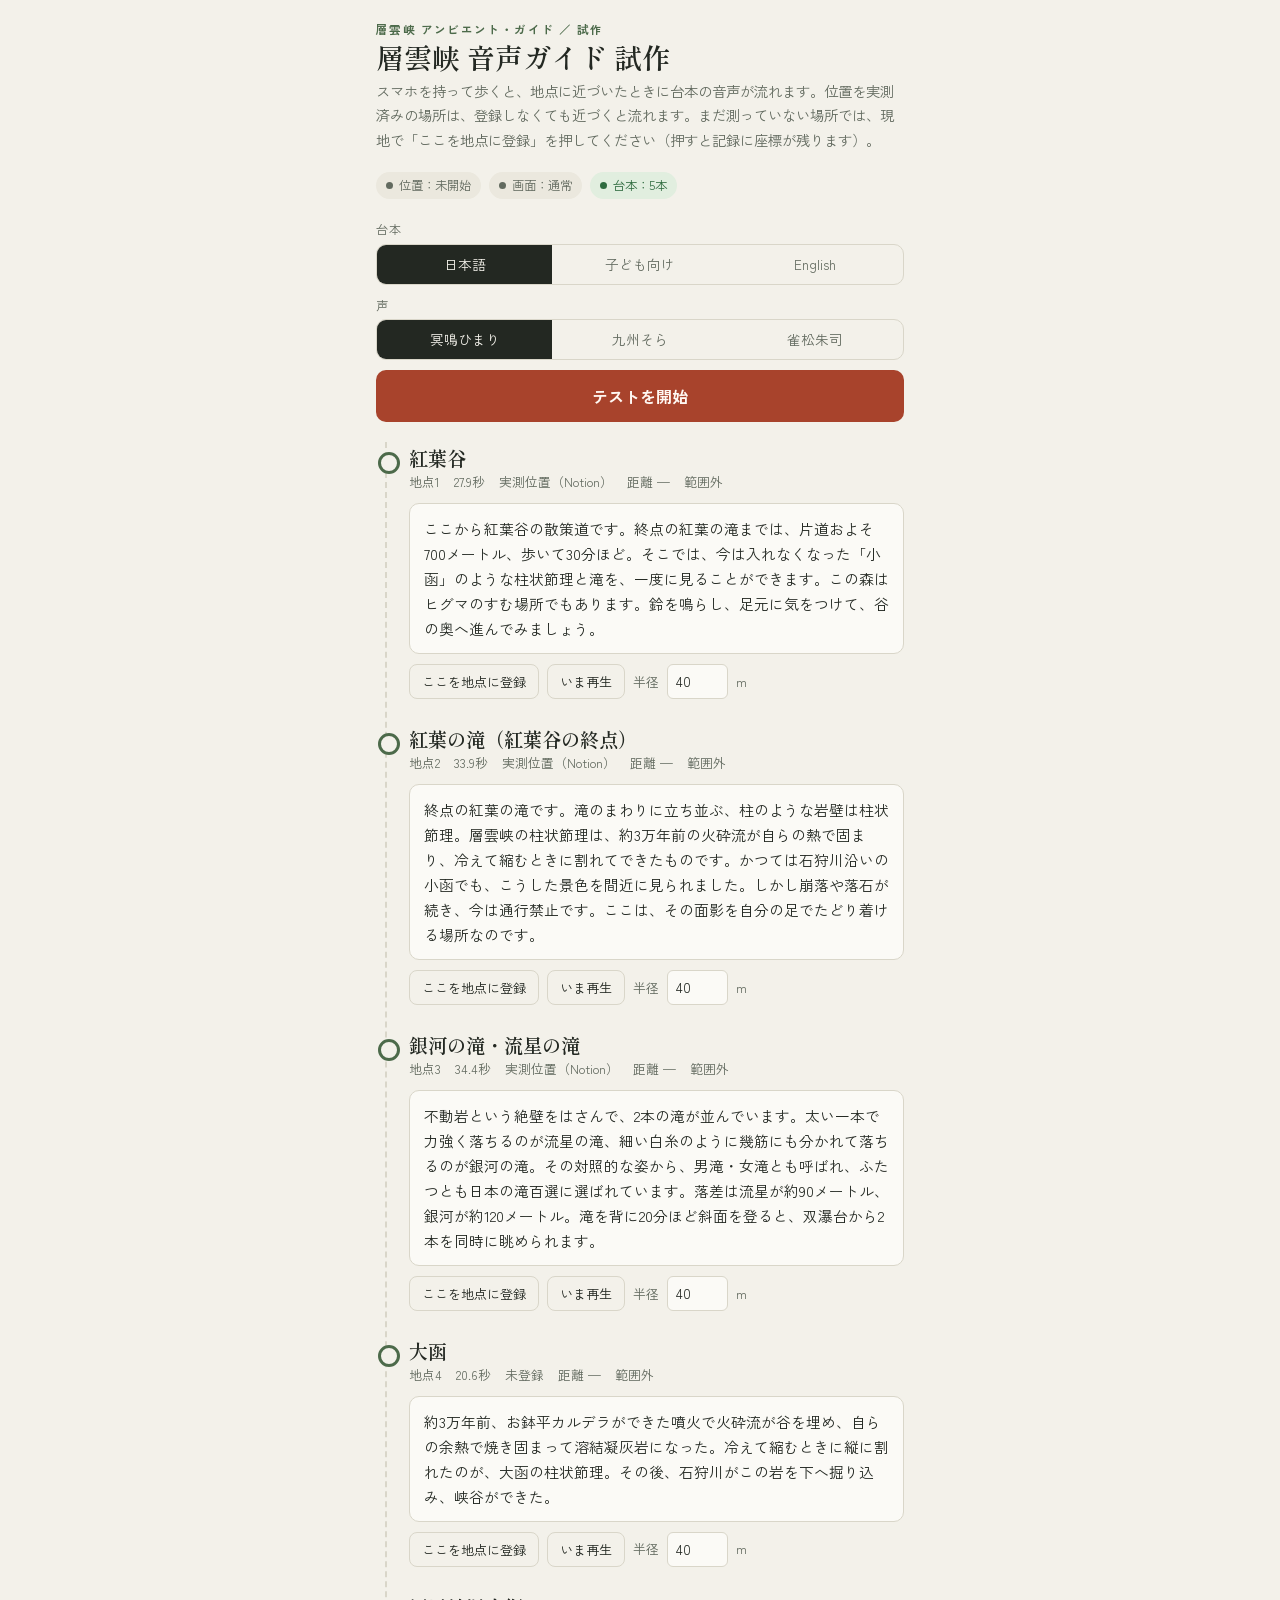
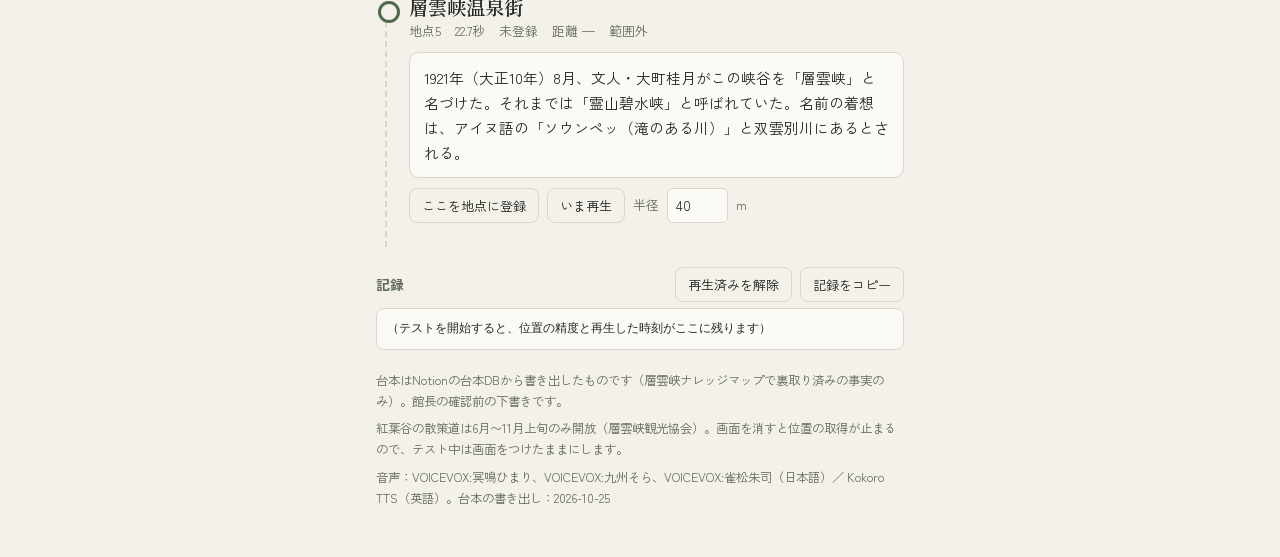
<file: index.html>
<!doctype html>
<html lang="ja">
<head>
<meta charset="utf-8">
<meta name="viewport" content="width=device-width, initial-scale=1, viewport-fit=cover">
<meta name="robots" content="noindex, nofollow">
<title>層雲峡 音声ガイド 試作</title>
<link rel="preconnect" href="https://fonts.googleapis.com">
<link rel="stylesheet" href="https://fonts.googleapis.com/css2?family=Zen+Kaku+Gothic+New:wght@400;500;700&family=Shippori+Mincho:wght@600&display=swap">
<style>
/* Layout: one phone-width column — status, settings, start, trail points in walking order, log. */
:root{
  --bg:#f3f1ea; --surface:#fbfaf6; --ink:#232822; --muted:#626a5f; --line:#d9d6c9;
  --accent:#a8432c; --accent-ink:#fff8f3; --moss:#4c6a4a;
  --ok:#2f6b3f; --ok-bg:#e1eedf; --warn:#8a5a10; --warn-bg:#f5ead2; --off-bg:#ebe8de;
  --display:"Shippori Mincho","Hiragino Mincho ProN","Yu Mincho",serif;
  --body:"Zen Kaku Gothic New","Hiragino Sans","Noto Sans JP",system-ui,sans-serif;
  --mono:ui-monospace,"SFMono-Regular",Menlo,monospace;
  color-scheme:light;
}
@media (prefers-color-scheme:dark){:root:not([data-theme="light"]){
  --bg:#171a17; --surface:#1f231f; --ink:#e8e6dc; --muted:#a3a99c; --line:#343a33;
  --accent:#e0795d; --accent-ink:#1b0f0a; --moss:#9cbf96;
  --ok:#9fd3a8; --ok-bg:#1f3324; --warn:#e8c27a; --warn-bg:#382c15; --off-bg:#262a25; color-scheme:dark}}
:root[data-theme="dark"]{
  --bg:#171a17; --surface:#1f231f; --ink:#e8e6dc; --muted:#a3a99c; --line:#343a33;
  --accent:#e0795d; --accent-ink:#1b0f0a; --moss:#9cbf96;
  --ok:#9fd3a8; --ok-bg:#1f3324; --warn:#e8c27a; --warn-bg:#382c15; --off-bg:#262a25; color-scheme:dark}
*{box-sizing:border-box}
html{padding-top:env(safe-area-inset-top,0px);padding-bottom:env(safe-area-inset-bottom,0px)}
body{margin:0;background:var(--bg);color:var(--ink);font-family:var(--body);font-size:15px;line-height:1.7}
.wrap{max-width:560px;margin:0 auto;padding-inline:16px;padding-block:20px 48px;display:flex;flex-direction:column;gap:20px}
h1{font-family:var(--display);font-weight:600;font-size:1.75rem;line-height:1.25;margin:0;text-wrap:balance}
.lede{margin:4px 0 0;color:var(--muted);font-size:.9rem}
.eyebrow{font-size:.72rem;letter-spacing:.12em;color:var(--moss);font-weight:700}
.status{display:flex;flex-wrap:wrap;gap:8px;align-items:center}
.chip{display:inline-flex;align-items:center;gap:6px;font-size:.78rem;padding:3px 10px;border-radius:999px;background:var(--off-bg);color:var(--muted);font-variant-numeric:tabular-nums}
.chip.ok{background:var(--ok-bg);color:var(--ok)} .chip.warn{background:var(--warn-bg);color:var(--warn)}
.chip i{width:7px;height:7px;border-radius:50%;background:currentColor;display:inline-block}
.notice{font-size:.85rem;background:var(--warn-bg);color:var(--warn);padding:10px 12px;border-radius:8px}
.controls{display:flex;flex-direction:column;gap:10px}
.field{display:flex;flex-direction:column;gap:4px}
.field>span{font-size:.75rem;color:var(--muted);letter-spacing:.06em}
.seg{display:flex;border:1px solid var(--line);border-radius:10px;overflow:hidden}
.seg button{flex:1;border:0;background:transparent;color:var(--muted);font:inherit;font-size:.85rem;padding:8px 4px;cursor:pointer}
.seg button[aria-pressed="true"]{background:var(--ink);color:var(--bg)}
button{font-family:var(--body)}
.primary{border:0;border-radius:10px;background:var(--accent);color:var(--accent-ink);font-size:1rem;font-weight:700;padding:14px;cursor:pointer}
.primary[data-on="true"]{background:var(--surface);color:var(--accent);box-shadow:inset 0 0 0 2px var(--accent)}
.ghost{border:1px solid var(--line);background:transparent;color:var(--ink);border-radius:8px;font-size:.82rem;padding:7px 12px;cursor:pointer}
button:focus-visible,input:focus-visible{outline:2px solid var(--accent);outline-offset:2px}
.route{display:flex;flex-direction:column;border-left:2px dashed var(--line);margin-left:9px}
.point{position:relative;padding:4px 0 24px 22px;display:flex;flex-direction:column;gap:10px;min-width:0}
.point::before{content:"";position:absolute;left:-9px;top:10px;width:16px;height:16px;border-radius:50%;background:var(--bg);border:3px solid var(--moss)}
.point[data-state="in"]::before{border-color:var(--accent);background:var(--accent)}
.point[data-state="playing"]::before{border-color:var(--accent);background:var(--accent);box-shadow:0 0 0 5px color-mix(in srgb,var(--accent) 25%,transparent)}
.point h2{font-family:var(--display);font-weight:600;font-size:1.2rem;margin:0;line-height:1.3}
.meta{display:flex;flex-wrap:wrap;gap:4px 14px;font-size:.8rem;color:var(--muted);font-variant-numeric:tabular-nums}
.script{background:var(--surface);border:1px solid var(--line);border-radius:10px;padding:12px 14px;font-size:.92rem;margin:0}
.row{display:flex;flex-wrap:wrap;gap:8px;align-items:center}
.row label{font-size:.8rem;color:var(--muted)}
.row input{width:4.5em;font:inherit;font-size:.85rem;padding:5px 8px;border:1px solid var(--line);border-radius:6px;background:var(--surface);color:var(--ink);font-variant-numeric:tabular-nums}
.log h3{font-size:.85rem;margin:0;color:var(--muted);font-weight:700}
.log pre{font-family:var(--mono);font-size:.74rem;background:var(--surface);border:1px solid var(--line);border-radius:8px;padding:10px;margin:6px 0 0;max-height:220px;overflow:auto;white-space:pre-wrap;word-break:break-all}
.foot{font-size:.78rem;color:var(--muted);display:flex;flex-direction:column;gap:6px}
.foot a{color:inherit}
@media (prefers-reduced-motion:reduce){*{transition:none!important}}
</style>
</head>
<body>
<div class="wrap">
  <header>
    <div class="eyebrow">層雲峡 アンビエント・ガイド ／ 試作</div>
    <h1>層雲峡 音声ガイド 試作</h1>
    <p class="lede">スマホを持って歩くと、地点に近づいたときに台本の音声が流れます。位置を実測済みの場所は、登録しなくても近づくと流れます。まだ測っていない場所では、現地で「ここを地点に登録」を押してください（押すと記録に座標が残ります）。</p>
  </header>

  <div class="status" aria-live="polite">
    <span class="chip" id="geoChip"><i></i><span id="geoText">位置：未開始</span></span>
    <span class="chip" id="wakeChip"><i></i><span id="wakeText">画面：通常</span></span>
    <span class="chip" id="dataChip"><i></i><span id="dataText">台本：読み込み中</span></span>
  </div>
  <div class="notice" id="notice" hidden></div>

  <div class="controls">
    <div class="field"><span>台本</span>
      <div class="seg" role="group" aria-label="台本の種類" id="modeSeg">
        <button id="m-core" data-mode="core" aria-pressed="true">日本語</button>
        <button id="m-kids" data-mode="kids" aria-pressed="false">子ども向け</button>
        <button id="m-en" data-mode="en" aria-pressed="false">English</button>
      </div>
    </div>
    <div class="field"><span>声</span>
      <div class="seg" role="group" aria-label="声" id="voiceSeg"></div>
    </div>
    <button class="primary" id="startBtn" data-on="false">テストを開始</button>
  </div>

  <section class="route" id="route" aria-label="地点"></section>

  <section class="log">
    <div class="row" style="justify-content:space-between">
      <h3>記録</h3>
      <div class="row">
        <button class="ghost" id="resetBtn">再生済みを解除</button>
        <button class="ghost" id="copyBtn">記録をコピー</button>
      </div>
    </div>
    <pre id="log">（テストを開始すると、位置の精度と再生した時刻がここに残ります）</pre>
  </section>

  <footer class="foot">
    <span>台本はNotionの台本DBから書き出したものです（層雲峡ナレッジマップで裏取り済みの事実のみ）。館長の確認前の下書きです。</span>
    <span>紅葉谷の散策道は6月〜11月上旬のみ開放（層雲峡観光協会）。画面を消すと位置の取得が止まるので、テスト中は画面をつけたままにします。</span>
    <span id="credit">音声：</span>
  </footer>
</div>
<audio id="player" preload="auto" playsinline></audio>
<script>
const SILENT="[data-uri]";
const KEY="sounkyo-voice-guide-v1";
let saved={};try{saved=JSON.parse(localStorage.getItem(KEY)||"{}")}catch(e){saved={}}
const persist=()=>{try{localStorage.setItem(KEY,JSON.stringify(saved))}catch(e){}};
let guide=null,mode="core",voice={ja:"himari",en:"heart"},running=false,watchId=null,last=null,wakeLock=null,nowPlaying=null;
const played=new Set(),lines=[],$=id=>document.getElementById(id),player=$("player");
const fmt=d=>d.toLocaleTimeString("ja-JP",{hour:"2-digit",minute:"2-digit",second:"2-digit"});
function log(m){lines.push(fmt(new Date())+"  "+m);$("log").textContent=lines.join("\n");$("log").scrollTop=1e9}
function chip(id,txt,cls,t){$(id).className="chip"+(cls?" "+cls:"");$(txt).textContent=t}
function dist(a,b){const R=6371000,r=x=>x*Math.PI/180,dLa=r(b.lat-a.lat),dLo=r(b.lng-a.lng);
  const h=Math.sin(dLa/2)**2+Math.cos(r(a.lat))*Math.cos(r(b.lat))*Math.sin(dLo/2)**2;return 2*R*Math.asin(Math.sqrt(h))}
const lang=()=>mode==="en"?"en":"ja";
const track=p=>p.audio[`${mode}:${voice[lang()]}`];

function renderVoices(){
  const seg=$("voiceSeg");seg.innerHTML="";
  Object.entries(guide.voices[lang()]).forEach(([id,v])=>{
    const b=document.createElement("button");b.id="v-"+id;b.textContent=v.label;b.setAttribute("aria-pressed",String(voice[lang()]===id));
    b.addEventListener("click",()=>{voice[lang()]=id;renderVoices();render()});seg.appendChild(b)});
  const ja=Object.values(guide.voices.ja).map(v=>v.credit),en=[...new Set(Object.values(guide.voices.en).map(v=>v.credit))];
  $("credit").textContent=`音声：${ja.join("、")}（日本語）／ ${en.join("、")}（英語）。台本の書き出し：${guide.exported_at}`;
}

/* Position used for auto-play: the position measured on site (Notion, via guide.json) wins; this phone's own registration is used only where nothing is measured yet */
function spot(p){const L=p.location||{},own=saved[p.id]||{};
  if(L.measured&&L.lat!=null)return {lat:L.lat,lng:L.lng,radius:own.radius,src:"measured"};
  return own.lat?{...own,src:"phone"}:{radius:own.radius,src:"none"}}
function render(){
  if(!guide)return;const route=$("route");route.innerHTML="";
  guide.points.forEach((p,i)=>{
    const s=spot(p),radius=s.radius||40;let d=null,state="out";
    if(last&&s.lat){d=dist(last,s);if(d<=radius)state="in"}
    if(nowPlaying===p.id)state="playing";
    const t=track(p);
    const where=s.src==="measured"?"実測位置（Notion）":s.src==="phone"?`この端末で登録（±${Math.round(s.acc)}m）`:"未登録";
    const tag=nowPlaying===p.id?"再生中":played.has(p.id)?"再生済み":state==="in"?"範囲内":"範囲外";
    const el=document.createElement("article");el.className="point";el.dataset.state=state;
    el.innerHTML=`<div><h2>${p.place}</h2><div class="meta"><span>地点${i+1}</span><span>${t?t.seconds+"秒":""}</span><span>${where}</span><span>${d==null?"距離 —":"あと "+Math.round(d)+" m"}</span><span>${tag}</span></div></div>
      <p class="script" lang="${lang()}">${p[mode]}</p>
      <div class="row">
        <button class="ghost" data-act="here" data-id="${p.id}">ここを地点に登録</button>
        <button class="ghost" data-act="play" data-id="${p.id}">${nowPlaying===p.id?"止める":"いま再生"}</button>
        ${(saved[p.id]||{}).lat?`<button class="ghost" data-act="clear" data-id="${p.id}">端末の登録を消す</button>`:""}
        <label for="r-${p.id}">半径</label><input id="r-${p.id}" type="number" inputmode="numeric" min="10" max="200" step="5" value="${radius}" data-id="${p.id}"><label for="r-${p.id}">m</label>
      </div>`;
    route.appendChild(el)});
}

function play(p,why){
  const t=track(p);if(!t)return;
  player.src=t.src;nowPlaying=p.id;render();
  player.play().then(()=>log(`${p.place} 再生開始［${why}］${last?" 精度±"+Math.round(last.acc)+"m":""}`))
    .catch(e=>{nowPlaying=null;render();log(`${p.place} を再生できませんでした（${e.name}）。「テストを開始」を押してから試してください`)});
  if("mediaSession" in navigator)navigator.mediaSession.metadata=new MediaMetadata({title:p.place,artist:"層雲峡 音声ガイド"});
}
player.addEventListener("ended",()=>{if(nowPlaying){const p=guide.points.find(x=>x.id===nowPlaying);log(`${p.place} 再生終了`)}nowPlaying=null;render()});

function onPos(pos){
  last={lat:pos.coords.latitude,lng:pos.coords.longitude,acc:pos.coords.accuracy};
  chip("geoChip","geoText",last.acc<=30?"ok":"warn",`位置：±${Math.round(last.acc)}m`);
  if(running&&!nowPlaying){for(const p of guide.points){const s=spot(p);if(!s.lat||played.has(p.id))continue;
    const d=dist(last,s);if(d<=(s.radius||40)){played.add(p.id);play(p,`自動 距離${Math.round(d)}m`);break}}}
  render();
}
function onErr(err){
  chip("geoChip","geoText","warn","位置：使えない");
  $("notice").textContent=(err.code===1?"位置の利用が許可されていません。ブラウザの設定でこのサイトの位置情報を許可してください。":"位置を取得できませんでした。空が開けた場所で少し待ってください。")+" 位置が使えない間も「いま再生」で音声は聞けます。";
  $("notice").hidden=false;log("位置エラー: "+(err.message||err.code));
}

async function toggle(){
  running=!running;const b=$("startBtn");b.dataset.on=String(running);b.textContent=running?"テストを止める":"テストを開始";
  if(running){
    player.src=SILENT;player.play().catch(()=>{});
    try{wakeLock=await navigator.wakeLock.request("screen");chip("wakeChip","wakeText","ok","画面：つけたまま");
      wakeLock.addEventListener("release",()=>chip("wakeChip","wakeText","","画面：通常"))}catch(e){chip("wakeChip","wakeText","warn","画面：手動でつけたまま")}
    if(navigator.geolocation){watchId=navigator.geolocation.watchPosition(onPos,onErr,{enableHighAccuracy:true,maximumAge:2000,timeout:20000});chip("geoChip","geoText","","位置：取得中");log("テスト開始")}
    else onErr({code:2,message:"この端末は位置情報に対応していません"});
  }else{
    if(watchId!=null)navigator.geolocation.clearWatch(watchId);watchId=null;
    try{wakeLock&&wakeLock.release()}catch(e){}
    player.pause();nowPlaying=null;render();log("テスト停止");
  }
}

$("route").addEventListener("click",e=>{
  const b=e.target.closest("button");if(!b)return;const p=guide.points.find(x=>x.id===b.dataset.id);
  if(b.dataset.act==="play"){if(nowPlaying===p.id){player.pause();nowPlaying=null;render();log(`${p.place} を停止`)}else play(p,"手動")}
  if(b.dataset.act==="here"){
    if(!last){log(`${p.place}：まだ位置が取れていません。テストを開始して精度が出るまで待ってください`);return}
    saved[p.id]={...(saved[p.id]||{}),lat:last.lat,lng:last.lng,acc:last.acc};persist();
    log(`${p.place} を登録 ${last.lat.toFixed(5)}, ${last.lng.toFixed(5)} ±${Math.round(last.acc)}m`);render()}
  if(b.dataset.act==="clear"){const r=(saved[p.id]||{}).radius;saved[p.id]=r?{radius:r}:{};persist();log(`${p.place} の登録を消去`);render()}
});
$("route").addEventListener("change",e=>{
  if(!e.target.matches("input[type=number]"))return;const v=Math.max(10,Math.min(200,+e.target.value||40));
  saved[e.target.dataset.id]={...(saved[e.target.dataset.id]||{}),radius:v};persist();log(`半径を ${v}m に変更`);render()});
document.querySelectorAll("#modeSeg button").forEach(b=>b.addEventListener("click",()=>{
  mode=b.dataset.mode;document.querySelectorAll("#modeSeg button").forEach(x=>x.setAttribute("aria-pressed",String(x===b)));renderVoices();render()}));
$("startBtn").addEventListener("click",toggle);
$("resetBtn").addEventListener("click",()=>{played.clear();log("再生済みを解除");render()});
$("copyBtn").addEventListener("click",async()=>{
  const t=lines.join("\n")||"（記録なし）";
  try{await navigator.clipboard.writeText(t);log("記録をコピーしました")}
  catch(e){const r=document.createRange();r.selectNodeContents($("log"));const s=getSelection();s.removeAllRanges();s.addRange(r);log("コピーできなかったので記録を選択しました。長押しでコピーしてください")}});

fetch("guide.json",{cache:"no-store"}).then(r=>r.json()).then(g=>{guide=g;chip("dataChip","dataText","ok",`台本：${g.points.length}本`);renderVoices();render()})
  .catch(()=>{chip("dataChip","dataText","warn","台本：読み込めない");$("notice").textContent="台本（guide.json）を読み込めませんでした。ページを再読み込みしてください。";$("notice").hidden=false});
</script>
</body>
</html>
</file>
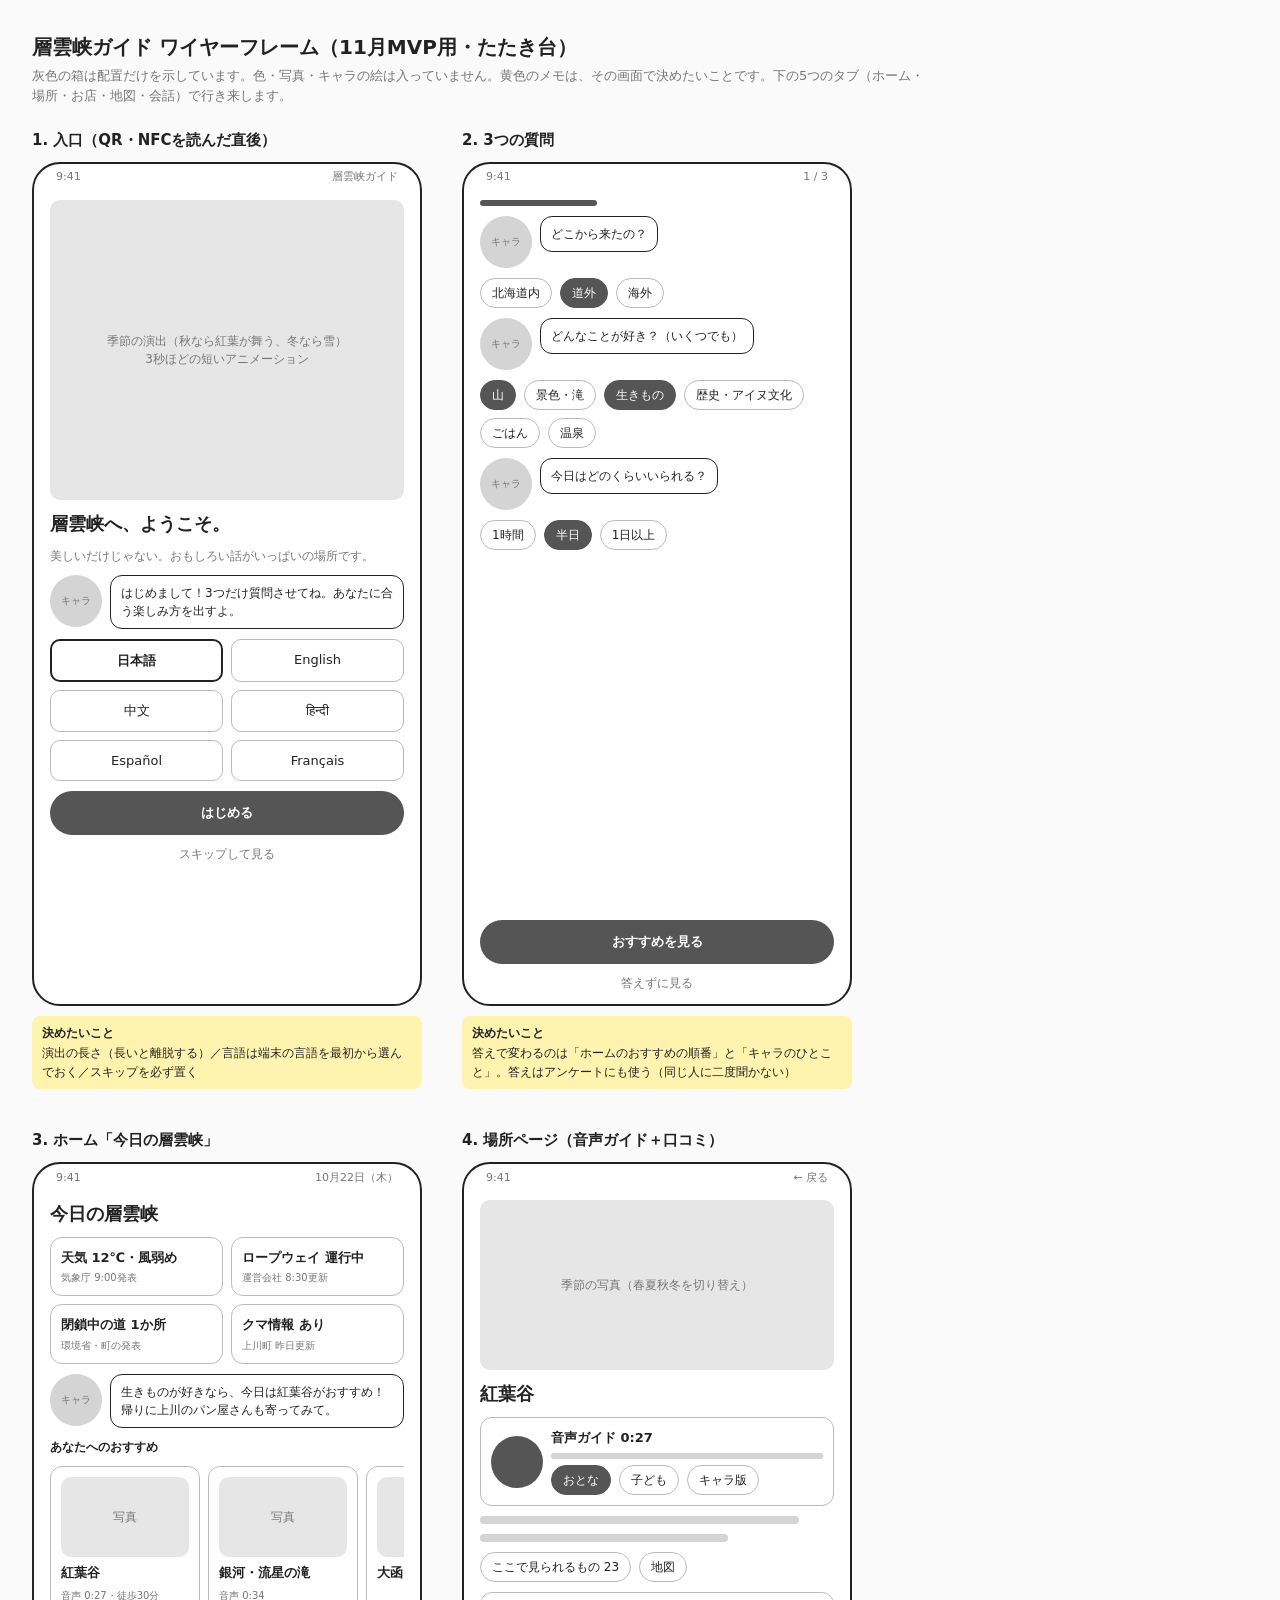
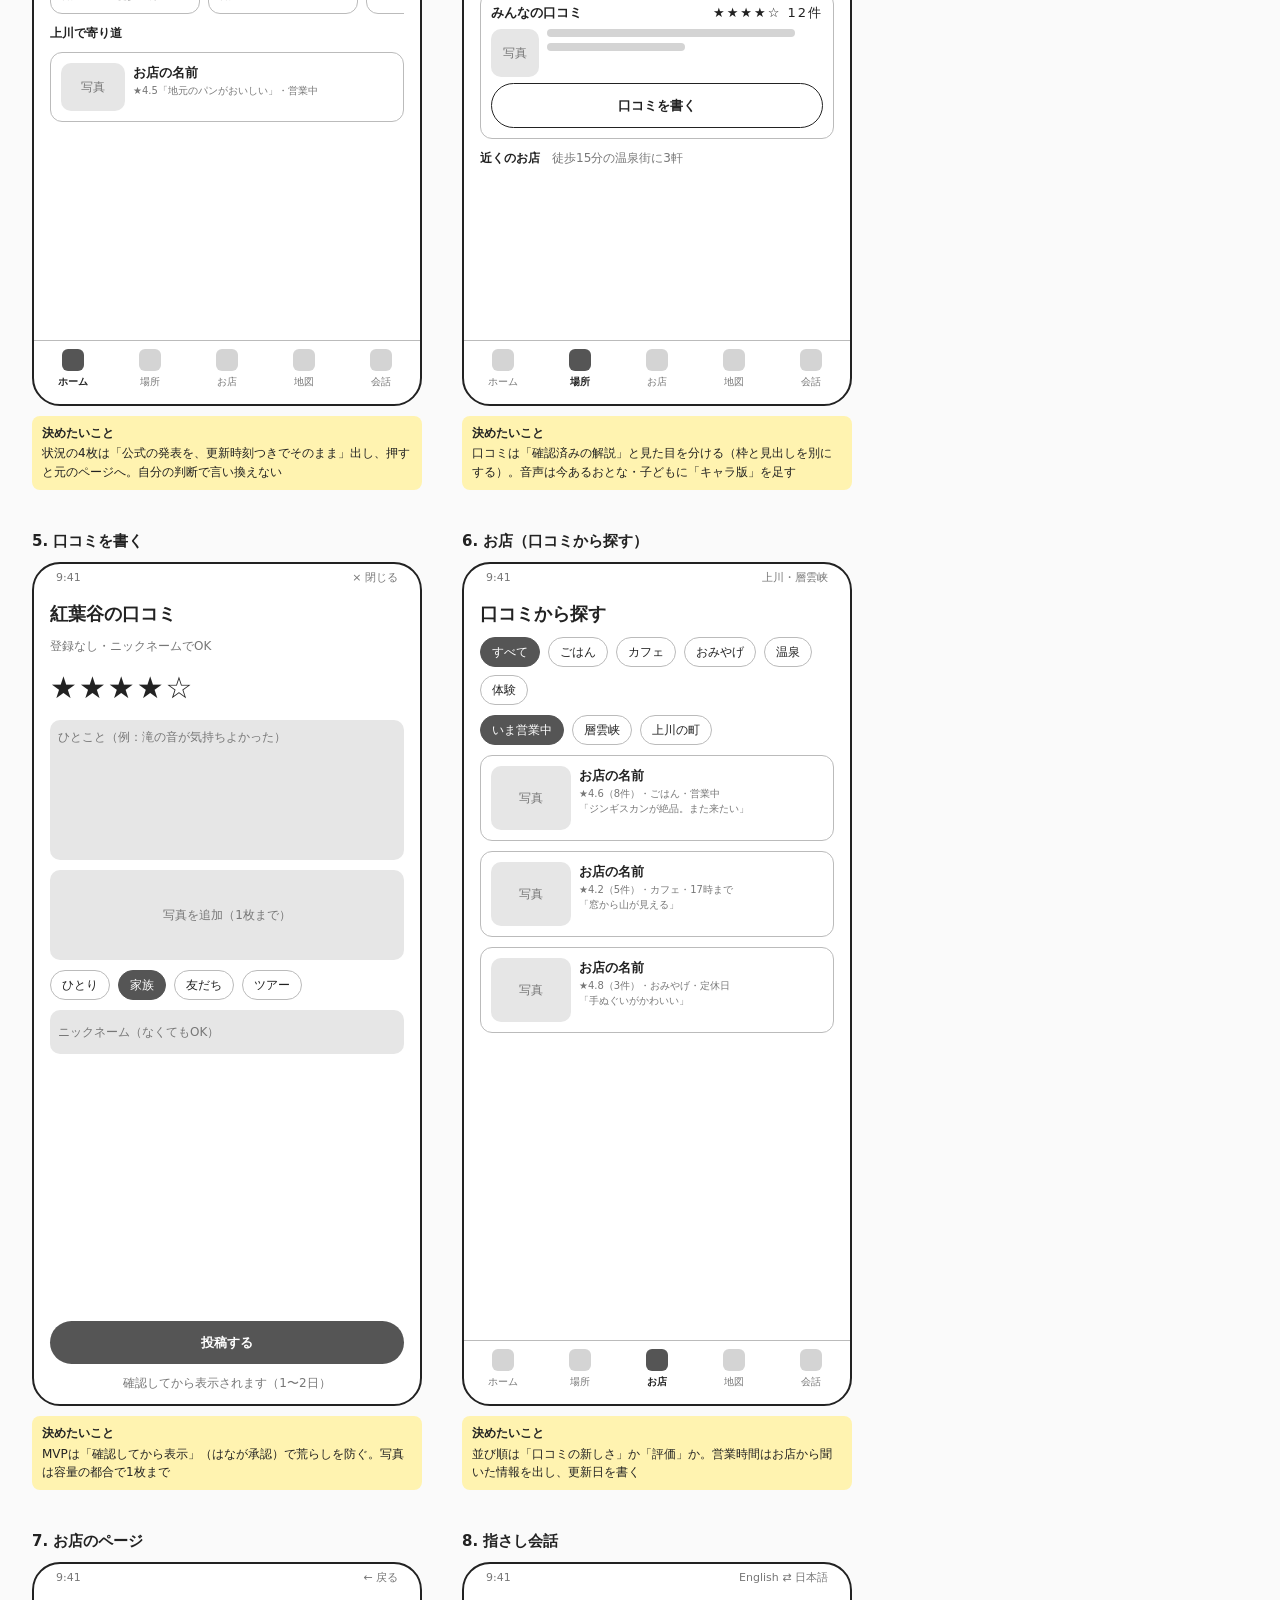
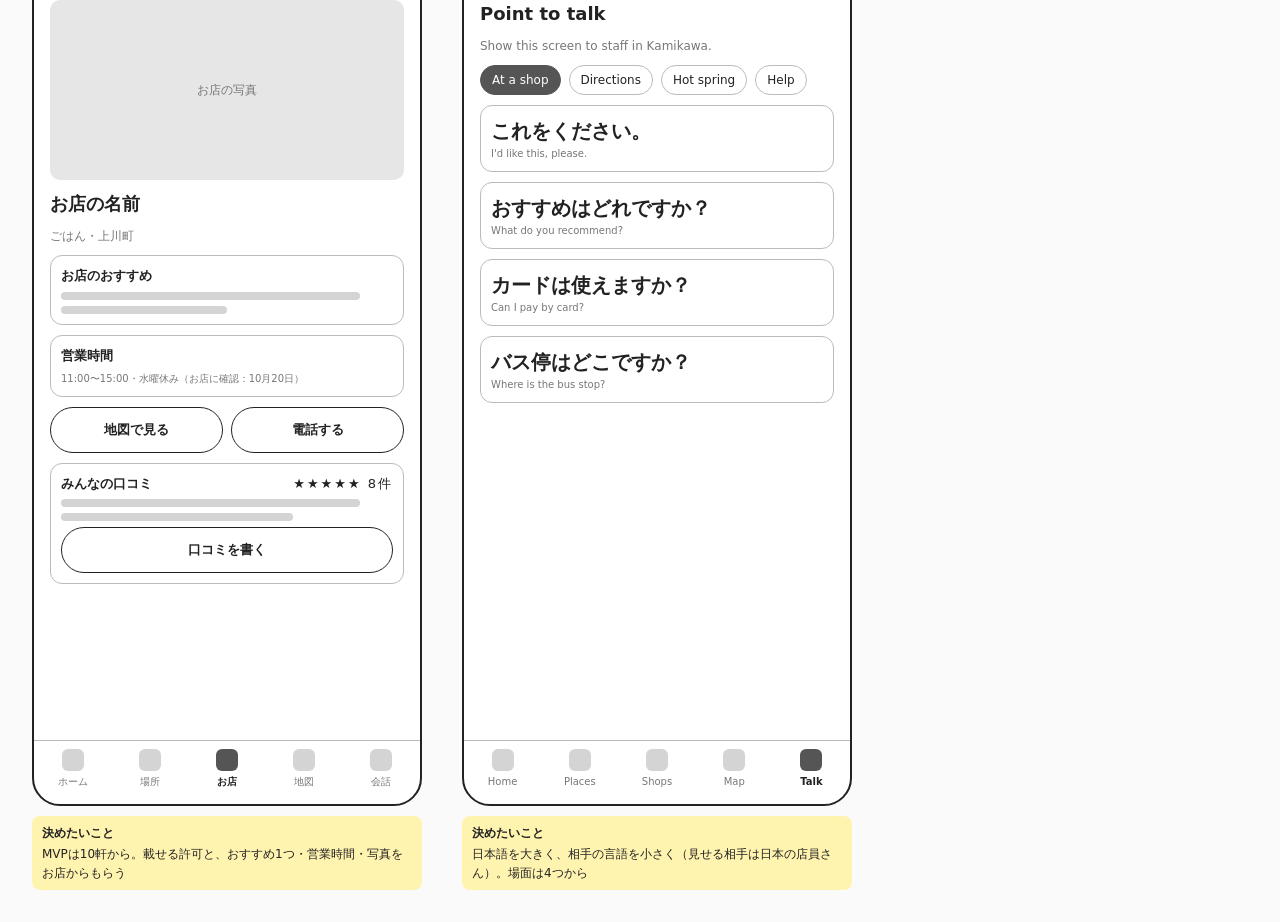
<file: wireframe/index.html>
<!doctype html>
<html lang="ja">
<head>
<meta charset="utf-8">
<meta name="viewport" content="width=device-width, initial-scale=1">
<title>層雲峡ガイド ワイヤーフレーム</title>
<style>
/* Low-fidelity wireframe: gray boxes only. Yellow notes explain intent. Each .screen becomes one Figma frame. */
:root{--ink:#222;--mid:#777;--line:#bbb;--box:#e6e6e6;--box2:#d4d4d4;--bg:#f4f4f4;--note:#fff3b0;--accent:#555}
*{box-sizing:border-box}
body{margin:0;padding:32px;background:#fafafa;color:var(--ink);font-family:"Hiragino Sans","Noto Sans JP",system-ui,sans-serif;font-size:13px;line-height:1.5}
h1{font-size:20px;margin:0 0 4px}
.lead{margin:0 0 24px;color:var(--mid);max-width:900px}
.board{display:flex;flex-wrap:wrap;gap:40px;align-items:flex-start}
.col{display:flex;flex-direction:column;gap:10px;width:390px}
.col>h2{font-size:15px;margin:0}
.screen{position:relative;width:390px;height:844px;background:#fff;border:2px solid var(--ink);border-radius:28px;overflow:hidden;display:flex;flex-direction:column}
.status{height:28px;flex:none;font-size:11px;color:var(--mid);display:flex;align-items:center;justify-content:space-between;padding:0 22px}
.body{flex:1;padding:8px 16px 0;display:flex;flex-direction:column;gap:10px;overflow:hidden}
.tabs{height:64px;flex:none;border-top:1px solid var(--line);display:grid;grid-template-columns:repeat(5,1fr);font-size:10px;color:var(--mid);text-align:center;padding-top:8px}
.tabs div::before{content:"";display:block;width:22px;height:22px;margin:0 auto 3px;border-radius:6px;background:var(--box2)}
.tabs .on{color:var(--ink);font-weight:700}
.tabs .on::before{background:var(--accent)}
.box{background:var(--box);border-radius:10px;display:flex;align-items:center;justify-content:center;color:var(--mid);font-size:12px;text-align:center;padding:8px}
.row{display:flex;gap:8px}
.chip{border:1px solid var(--line);border-radius:999px;padding:5px 11px;font-size:12px;white-space:nowrap}
.chip.on{background:var(--accent);color:#fff;border-color:var(--accent)}
.btn{background:var(--accent);color:#fff;border-radius:999px;text-align:center;padding:12px;font-weight:700}
.btn.ghost{background:#fff;color:var(--ink);border:1px solid var(--ink)}
.h{font-size:18px;font-weight:800}
.sub{font-size:12px;color:var(--mid)}
.card{border:1px solid var(--line);border-radius:12px;padding:10px;display:flex;flex-direction:column;gap:6px}
.line{height:8px;border-radius:4px;background:var(--box2)}
.w70{width:70%}.w50{width:50%}.w90{width:90%}
.chara{display:flex;gap:8px;align-items:flex-start}
.chara .face{flex:none;width:52px;height:52px;border-radius:50%;background:var(--box2);display:flex;align-items:center;justify-content:center;font-size:10px;color:var(--mid)}
.chara .bubble{border:1px solid var(--ink);border-radius:12px;padding:8px 10px;font-size:12px}
.stat{display:grid;grid-template-columns:1fr 1fr;gap:8px}
.stat .card{gap:3px}
.stat b{font-size:13px}
.src{font-size:10px;color:var(--mid)}
.hs{display:flex;gap:8px;overflow:hidden}
.hs .card{flex:0 0 150px}
.note{background:var(--note);border-radius:8px;padding:8px 10px;font-size:12px;line-height:1.55}
.note b{display:block;margin-bottom:2px}
.stars{letter-spacing:2px}
.phrase{border:1px solid var(--line);border-radius:12px;padding:10px}
.phrase .jp{font-size:20px;font-weight:800}
.lang{display:grid;grid-template-columns:1fr 1fr;gap:8px}
.lang div{border:1px solid var(--line);border-radius:10px;padding:10px;text-align:center}
.lang .on{border:2px solid var(--ink);font-weight:700}
.seek{height:6px;border-radius:3px;background:var(--box2)}
.play{width:52px;height:52px;border-radius:50%;background:var(--accent);flex:none}
</style>
</head>
<body>
<h1>層雲峡ガイド ワイヤーフレーム（11月MVP用・たたき台）</h1>
<p class="lead">灰色の箱は配置だけを示しています。色・写真・キャラの絵は入っていません。黄色のメモは、その画面で決めたいことです。下の5つのタブ（ホーム・場所・お店・地図・会話）で行き来します。</p>

<div class="board">

<!-- 1 entry -->
<div class="col"><h2>1. 入口（QR・NFCを読んだ直後）</h2>
<section class="screen" id="s1">
  <div class="status"><span>9:41</span><span>層雲峡ガイド</span></div>
  <div class="body">
    <div class="box" style="height:300px">季節の演出（秋なら紅葉が舞う、冬なら雪）<br>3秒ほどの短いアニメーション</div>
    <div class="h">層雲峡へ、ようこそ。</div>
    <div class="sub">美しいだけじゃない。おもしろい話がいっぱいの場所です。</div>
    <div class="chara"><div class="face">キャラ</div><div class="bubble">はじめまして！3つだけ質問させてね。あなたに合う楽しみ方を出すよ。</div></div>
    <div class="lang"><div class="on">日本語</div><div>English</div><div>中文</div><div>हिन्दी</div><div>Español</div><div>Français</div></div>
    <div class="btn">はじめる</div>
    <div class="sub" style="text-align:center">スキップして見る</div>
  </div>
</section>
<div class="note"><b>決めたいこと</b>演出の長さ（長いと離脱する）／言語は端末の言語を最初から選んでおく／スキップを必ず置く</div>
</div>

<!-- 2 questions -->
<div class="col"><h2>2. 3つの質問</h2>
<section class="screen" id="s2">
  <div class="status"><span>9:41</span><span>1 / 3</span></div>
  <div class="body">
    <div class="line" style="width:33%;height:6px;background:var(--accent)"></div>
    <div class="chara"><div class="face">キャラ</div><div class="bubble">どこから来たの？</div></div>
    <div class="row" style="flex-wrap:wrap"><span class="chip">北海道内</span><span class="chip on">道外</span><span class="chip">海外</span></div>
    <div class="chara"><div class="face">キャラ</div><div class="bubble">どんなことが好き？（いくつでも）</div></div>
    <div class="row" style="flex-wrap:wrap"><span class="chip on">山</span><span class="chip">景色・滝</span><span class="chip on">生きもの</span><span class="chip">歴史・アイヌ文化</span><span class="chip">ごはん</span><span class="chip">温泉</span></div>
    <div class="chara"><div class="face">キャラ</div><div class="bubble">今日はどのくらいいられる？</div></div>
    <div class="row" style="flex-wrap:wrap"><span class="chip">1時間</span><span class="chip on">半日</span><span class="chip">1日以上</span></div>
    <div style="flex:1"></div>
    <div class="btn">おすすめを見る</div>
    <div class="sub" style="text-align:center;margin-bottom:12px">答えずに見る</div>
  </div>
</section>
<div class="note"><b>決めたいこと</b>答えで変わるのは「ホームのおすすめの順番」と「キャラのひとこと」。答えはアンケートにも使う（同じ人に二度聞かない）</div>
</div>

<!-- 3 home -->
<div class="col"><h2>3. ホーム「今日の層雲峡」</h2>
<section class="screen" id="s3">
  <div class="status"><span>9:41</span><span>10月22日（木）</span></div>
  <div class="body">
    <div class="h">今日の層雲峡</div>
    <div class="stat">
      <div class="card"><b>天気 12℃・風弱め</b><span class="src">気象庁 9:00発表</span></div>
      <div class="card"><b>ロープウェイ 運行中</b><span class="src">運営会社 8:30更新</span></div>
      <div class="card"><b>閉鎖中の道 1か所</b><span class="src">環境省・町の発表</span></div>
      <div class="card"><b>クマ情報 あり</b><span class="src">上川町 昨日更新</span></div>
    </div>
    <div class="chara"><div class="face">キャラ</div><div class="bubble">生きものが好きなら、今日は紅葉谷がおすすめ！帰りに上川のパン屋さんも寄ってみて。</div></div>
    <div class="sub"><b style="color:var(--ink)">あなたへのおすすめ</b></div>
    <div class="hs">
      <div class="card"><div class="box" style="height:80px">写真</div><b>紅葉谷</b><span class="src">音声 0:27・徒歩30分</span></div>
      <div class="card"><div class="box" style="height:80px">写真</div><b>銀河・流星の滝</b><span class="src">音声 0:34</span></div>
      <div class="card"><div class="box" style="height:80px">写真</div><b>大函</b></div>
    </div>
    <div class="sub"><b style="color:var(--ink)">上川で寄り道</b></div>
    <div class="card"><div class="row"><div class="box" style="width:64px;height:48px">写真</div><div style="flex:1"><b>お店の名前</b><div class="src">★4.5「地元のパンがおいしい」・営業中</div></div></div></div>
  </div>
  <div class="tabs"><div class="on">ホーム</div><div>場所</div><div>お店</div><div>地図</div><div>会話</div></div>
</section>
<div class="note"><b>決めたいこと</b>状況の4枚は「公式の発表を、更新時刻つきでそのまま」出し、押すと元のページへ。自分の判断で言い換えない</div>
</div>

<!-- 4 place -->
<div class="col"><h2>4. 場所ページ（音声ガイド＋口コミ）</h2>
<section class="screen" id="s4">
  <div class="status"><span>9:41</span><span>← 戻る</span></div>
  <div class="body">
    <div class="box" style="height:170px">季節の写真（春夏秋冬を切り替え）</div>
    <div class="h">紅葉谷</div>
    <div class="card"><div class="row" style="align-items:center"><div class="play"></div><div style="flex:1;display:flex;flex-direction:column;gap:6px"><b>音声ガイド 0:27</b><div class="seek"></div><div class="row"><span class="chip on">おとな</span><span class="chip">子ども</span><span class="chip">キャラ版</span></div></div></div></div>
    <div class="line w90"></div><div class="line w70"></div>
    <div class="row"><span class="chip">ここで見られるもの 23</span><span class="chip">地図</span></div>
    <div class="card"><div class="row" style="justify-content:space-between"><b>みんなの口コミ</b><span class="stars">★★★★☆ 12件</span></div>
      <div class="row"><div class="box" style="width:48px;height:48px">写真</div><div style="flex:1"><div class="line w90"></div><div class="line w50" style="margin-top:6px"></div></div></div>
      <div class="btn ghost">口コミを書く</div></div>
    <div class="sub"><b style="color:var(--ink)">近くのお店</b>　徒歩15分の温泉街に3軒</div>
  </div>
  <div class="tabs"><div>ホーム</div><div class="on">場所</div><div>お店</div><div>地図</div><div>会話</div></div>
</section>
<div class="note"><b>決めたいこと</b>口コミは「確認済みの解説」と見た目を分ける（枠と見出しを別にする）。音声は今あるおとな・子どもに「キャラ版」を足す</div>
</div>

<!-- 5 review form -->
<div class="col"><h2>5. 口コミを書く</h2>
<section class="screen" id="s5">
  <div class="status"><span>9:41</span><span>× 閉じる</span></div>
  <div class="body">
    <div class="h">紅葉谷の口コミ</div>
    <div class="sub">登録なし・ニックネームでOK</div>
    <div class="stars" style="font-size:30px">★★★★☆</div>
    <div class="box" style="height:140px;justify-content:flex-start;align-items:flex-start">ひとこと（例：滝の音が気持ちよかった）</div>
    <div class="box" style="height:90px">写真を追加（1枚まで）</div>
    <div class="row" style="flex-wrap:wrap"><span class="chip">ひとり</span><span class="chip on">家族</span><span class="chip">友だち</span><span class="chip">ツアー</span></div>
    <div class="box" style="height:44px;justify-content:flex-start">ニックネーム（なくてもOK）</div>
    <div style="flex:1"></div>
    <div class="btn">投稿する</div>
    <div class="sub" style="text-align:center;margin-bottom:12px">確認してから表示されます（1〜2日）</div>
  </div>
</section>
<div class="note"><b>決めたいこと</b>MVPは「確認してから表示」（はなが承認）で荒らしを防ぐ。写真は容量の都合で1枚まで</div>
</div>

<!-- 6 shops via reviews -->
<div class="col"><h2>6. お店（口コミから探す）</h2>
<section class="screen" id="s6">
  <div class="status"><span>9:41</span><span>上川・層雲峡</span></div>
  <div class="body">
    <div class="h">口コミから探す</div>
    <div class="row" style="flex-wrap:wrap"><span class="chip on">すべて</span><span class="chip">ごはん</span><span class="chip">カフェ</span><span class="chip">おみやげ</span><span class="chip">温泉</span><span class="chip">体験</span></div>
    <div class="row"><span class="chip on">いま営業中</span><span class="chip">層雲峡</span><span class="chip">上川の町</span></div>
    <div class="card"><div class="row"><div class="box" style="width:80px;height:64px">写真</div><div style="flex:1"><b>お店の名前</b><div class="src">★4.6（8件）・ごはん・営業中</div><div class="src">「ジンギスカンが絶品。また来たい」</div></div></div></div>
    <div class="card"><div class="row"><div class="box" style="width:80px;height:64px">写真</div><div style="flex:1"><b>お店の名前</b><div class="src">★4.2（5件）・カフェ・17時まで</div><div class="src">「窓から山が見える」</div></div></div></div>
    <div class="card"><div class="row"><div class="box" style="width:80px;height:64px">写真</div><div style="flex:1"><b>お店の名前</b><div class="src">★4.8（3件）・おみやげ・定休日</div><div class="src">「手ぬぐいがかわいい」</div></div></div></div>
  </div>
  <div class="tabs"><div>ホーム</div><div>場所</div><div class="on">お店</div><div>地図</div><div>会話</div></div>
</section>
<div class="note"><b>決めたいこと</b>並び順は「口コミの新しさ」か「評価」か。営業時間はお店から聞いた情報を出し、更新日を書く</div>
</div>

<!-- 7 shop page -->
<div class="col"><h2>7. お店のページ</h2>
<section class="screen" id="s7">
  <div class="status"><span>9:41</span><span>← 戻る</span></div>
  <div class="body">
    <div class="box" style="height:180px">お店の写真</div>
    <div class="h">お店の名前</div>
    <div class="sub">ごはん・上川町</div>
    <div class="card"><b>お店のおすすめ</b><div class="line w90"></div><div class="line w50"></div></div>
    <div class="card"><b>営業時間</b><div class="src">11:00〜15:00・水曜休み（お店に確認：10月20日）</div></div>
    <div class="row"><div class="btn ghost" style="flex:1">地図で見る</div><div class="btn ghost" style="flex:1">電話する</div></div>
    <div class="card"><div class="row" style="justify-content:space-between"><b>みんなの口コミ</b><span class="stars">★★★★★ 8件</span></div><div class="line w90"></div><div class="line w70"></div><div class="btn ghost">口コミを書く</div></div>
  </div>
  <div class="tabs"><div>ホーム</div><div>場所</div><div class="on">お店</div><div>地図</div><div>会話</div></div>
</section>
<div class="note"><b>決めたいこと</b>MVPは10軒から。載せる許可と、おすすめ1つ・営業時間・写真をお店からもらう</div>
</div>

<!-- 8 phrasebook -->
<div class="col"><h2>8. 指さし会話</h2>
<section class="screen" id="s8">
  <div class="status"><span>9:41</span><span>English ⇄ 日本語</span></div>
  <div class="body">
    <div class="h">Point to talk</div>
    <div class="sub">Show this screen to staff in Kamikawa.</div>
    <div class="row" style="flex-wrap:wrap"><span class="chip on">At a shop</span><span class="chip">Directions</span><span class="chip">Hot spring</span><span class="chip">Help</span></div>
    <div class="phrase"><div class="jp">これをください。</div><div class="src">I'd like this, please.</div></div>
    <div class="phrase"><div class="jp">おすすめはどれですか？</div><div class="src">What do you recommend?</div></div>
    <div class="phrase"><div class="jp">カードは使えますか？</div><div class="src">Can I pay by card?</div></div>
    <div class="phrase"><div class="jp">バス停はどこですか？</div><div class="src">Where is the bus stop?</div></div>
  </div>
  <div class="tabs"><div>Home</div><div>Places</div><div>Shops</div><div>Map</div><div class="on">Talk</div></div>
</section>
<div class="note"><b>決めたいこと</b>日本語を大きく、相手の言語を小さく（見せる相手は日本の店員さん）。場面は4つから</div>
</div>

</div>
</body>
</html>
</file>
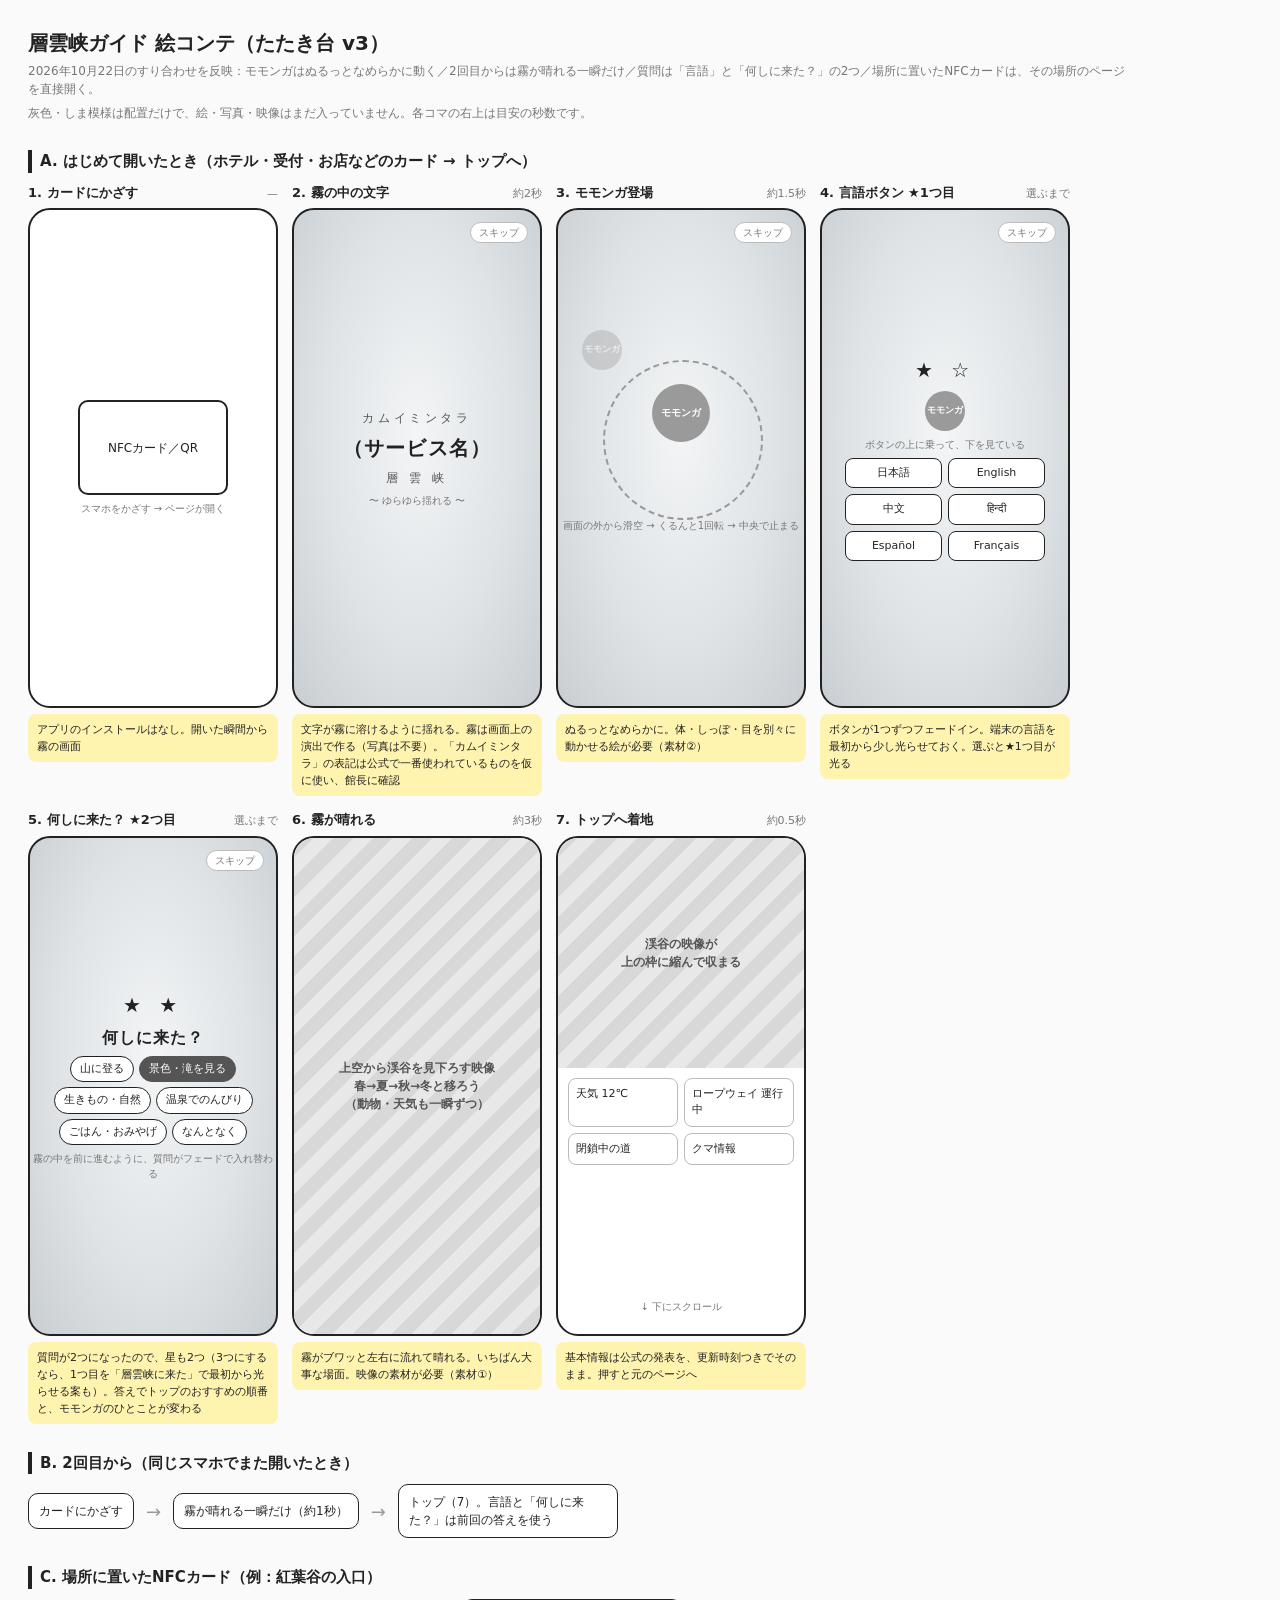
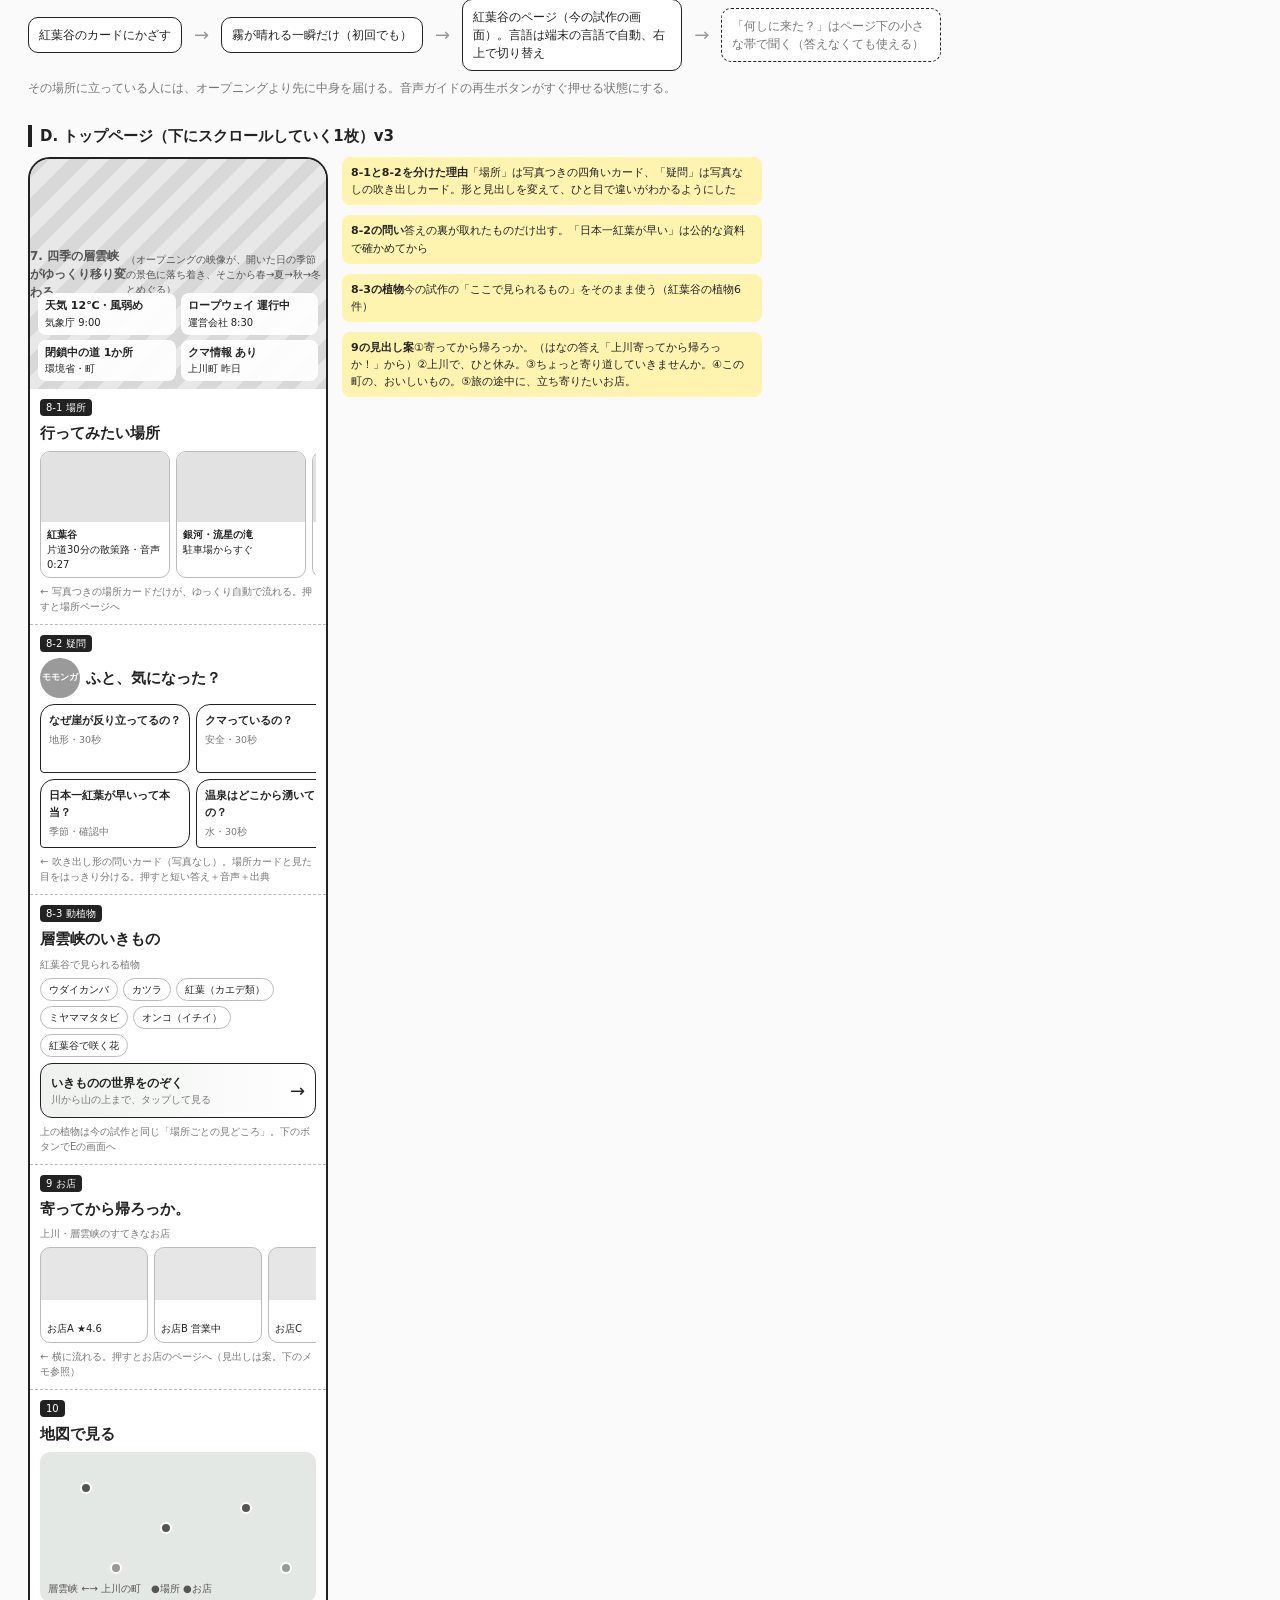
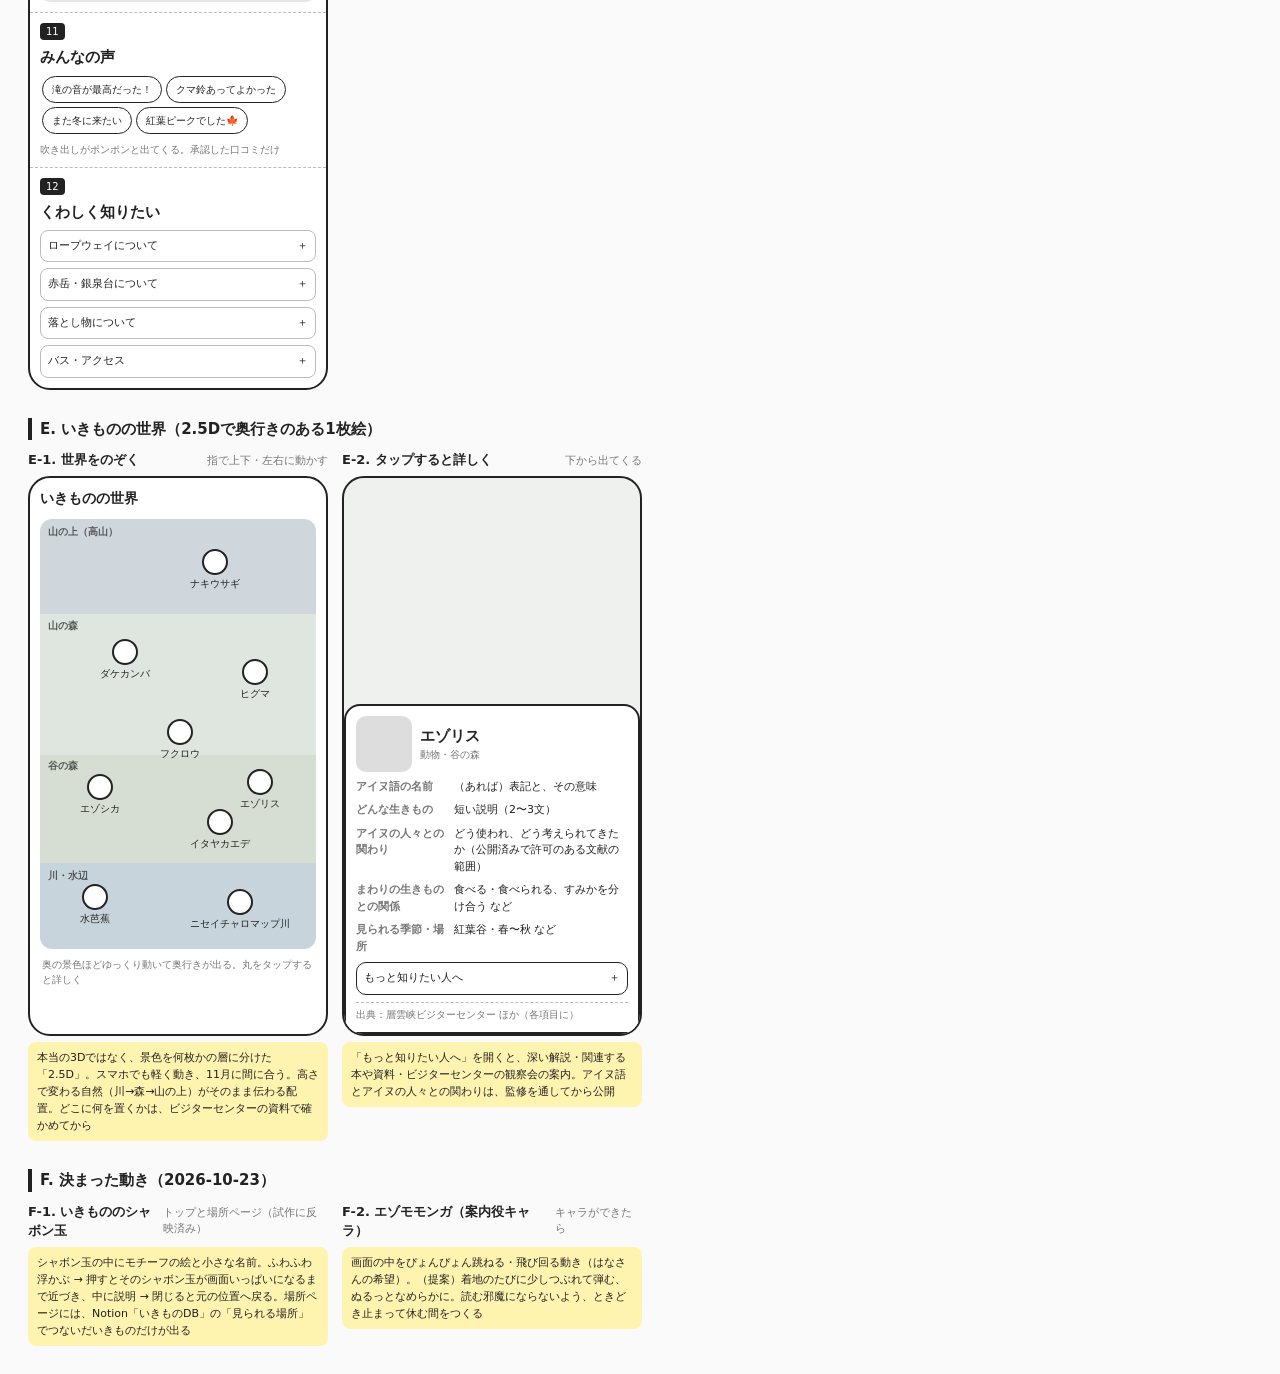
<file: wireframe/storyboard.html>
<!doctype html>
<html lang="ja">
<head>
<meta charset="utf-8">
<meta name="viewport" content="width=device-width, initial-scale=1">
<title>層雲峡ガイド 絵コンテ</title>
<style>
/* Storyboard: small phone frames in order, with timing and notes. Gray = layout only. */
:root{--ink:#222;--mid:#777;--line:#bbb;--box:#e6e6e6;--box2:#d0d0d0;--fog:#dfe3e6;--note:#fff3b0;--accent:#555}
*{box-sizing:border-box}
body{margin:0;padding:28px;background:#fafafa;color:var(--ink);font-family:"Hiragino Sans","Noto Sans JP",system-ui,sans-serif;font-size:12px;line-height:1.5}
h1{font-size:20px;margin:0 0 4px}
h2{font-size:15px;margin:28px 0 10px;border-left:4px solid var(--ink);padding-left:8px}
.lead{margin:0 0 6px;color:var(--mid);max-width:1100px}
.strip{display:flex;flex-wrap:wrap;gap:14px;align-items:flex-start}
.scene{width:250px;display:flex;flex-direction:column;gap:6px}
.scene .cap{display:flex;justify-content:space-between;align-items:baseline;font-weight:700;font-size:13px}
.scene .cap span{font-weight:400;color:var(--mid);font-size:11px}
.phone{position:relative;width:250px;height:500px;border:2px solid var(--ink);border-radius:22px;overflow:hidden;background:#fff}
.fog{background:radial-gradient(ellipse at 50% 45%,#f3f5f6 0%,var(--fog) 55%,#c9ced2 100%)}
.center{position:absolute;inset:0;display:flex;flex-direction:column;align-items:center;justify-content:center;gap:6px;text-align:center}
.title{font-size:20px;font-weight:800;letter-spacing:.06em}
.kana{font-size:12px;letter-spacing:.3em;color:#555}
.wave{font-size:10px;color:var(--mid)}
.momo{width:58px;height:58px;border-radius:50%;background:#9a9a9a;color:#fff;display:flex;align-items:center;justify-content:center;font-size:10px;font-weight:700}
.momo.sm{width:40px;height:40px;font-size:9px}
.path{position:absolute;border:2px dashed #999;border-radius:50%}
.langs{display:grid;grid-template-columns:1fr 1fr;gap:6px;width:200px}
.langs div{border:1px solid var(--ink);border-radius:8px;padding:6px;background:#fff;font-size:11px}
.stars{font-size:20px;letter-spacing:6px}
.chips{display:flex;flex-wrap:wrap;gap:5px;justify-content:center;width:210px}
.chip{border:1px solid var(--ink);border-radius:999px;padding:4px 9px;background:#fff;font-size:11px}
.chip.on{background:var(--accent);color:#fff;border-color:var(--accent)}
.skip{position:absolute;top:12px;right:12px;font-size:10px;color:var(--mid);border:1px solid var(--line);border-radius:999px;padding:2px 8px;background:#fff}
.aerial{position:absolute;inset:0;background:repeating-linear-gradient(135deg,#d8d8d8 0 14px,#e8e8e8 14px 28px);display:flex;align-items:center;justify-content:center;color:#555;font-weight:700;text-align:center;padding:20px}
.note{background:var(--note);border-radius:8px;padding:7px 9px;font-size:11px;line-height:1.55}
.arrow{align-self:center;font-size:20px;color:#999;margin-top:220px}
/* tall top page */
.long{width:300px;border:2px solid var(--ink);border-radius:22px;overflow:hidden;background:#fff}
.sec{border-bottom:1px dashed var(--line);padding:10px;display:flex;flex-direction:column;gap:6px}
.sec .lab{font-size:10px;color:#fff;background:var(--ink);border-radius:4px;padding:1px 6px;align-self:flex-start}
.hero{height:230px;position:relative;background:repeating-linear-gradient(135deg,#d8d8d8 0 14px,#e8e8e8 14px 28px)}
.hero .info{position:absolute;left:8px;right:8px;bottom:8px;display:grid;grid-template-columns:1fr 1fr;gap:5px}
.hero .info div{background:rgba(255,255,255,.92);border-radius:8px;padding:5px 7px;font-size:10px}
.hero .info b{display:block;font-size:11px}
.belt{display:flex;gap:6px;overflow:hidden}
.belt .c{flex:0 0 108px;height:96px;border:1px solid var(--line);border-radius:10px;padding:6px;font-size:10px;display:flex;flex-direction:column;justify-content:flex-end;background:linear-gradient(#e6e6e6 0 55%,#fff 55%)}
.belt .q{background:#fff;border:1.5px solid var(--ink);justify-content:center;font-weight:700;font-size:11px}
.belt-cap{font-size:10px;color:var(--mid)}
.map{height:150px;background:#e4e8e4;border-radius:10px;position:relative}
.pin{position:absolute;width:12px;height:12px;border-radius:50%;background:#555;border:2px solid #fff}
.bub{display:inline-block;border:1px solid var(--ink);border-radius:14px;padding:5px 9px;font-size:10px;background:#fff;margin:2px}
.acc{border:1px solid var(--line);border-radius:8px;padding:7px;font-size:11px;display:flex;justify-content:space-between}
.h{font-size:15px;font-weight:800}
.flow{display:flex;gap:12px;align-items:center;flex-wrap:wrap}
.flow .step{border:1.5px solid var(--ink);border-radius:10px;padding:8px 10px;background:#fff;font-size:12px;max-width:220px}
.flow .step.dim{border-style:dashed;color:var(--mid)}
.flow .to{color:#999;font-size:18px}
.qcard{flex:0 0 150px;border:1.5px solid var(--ink);border-radius:14px 14px 14px 4px;padding:8px;font-size:11px;font-weight:700;background:#fff;display:flex;flex-direction:column;gap:4px}
.qcard small{font-weight:400;color:var(--mid);font-size:9.5px}
.pcard{flex:0 0 130px;border:1px solid var(--line);border-radius:10px;overflow:hidden;font-size:10px;background:#fff}
.pcard .img{height:70px;background:#e2e2e2}
.pcard div.t{padding:5px 6px}
.plants{display:flex;flex-wrap:wrap;gap:5px}
.plants span{border:1px solid var(--line);border-radius:999px;padding:3px 8px;font-size:10px}
.world{position:relative;height:430px;border-radius:12px;overflow:hidden;background:linear-gradient(#cfd6dc 0 22%,#dfe5df 22% 55%,#d6ddd2 55% 80%,#c8d4dc 80%)}
.zone{position:absolute;left:8px;font-size:9.5px;color:#555;font-weight:700}
.dot{position:absolute;display:flex;flex-direction:column;align-items:center;gap:2px;font-size:9.5px}
.dot i{width:26px;height:26px;border-radius:50%;background:#fff;border:2px solid var(--ink);display:block}
.sheet{border:2px solid var(--ink);border-radius:16px 16px 0 0;padding:10px;display:flex;flex-direction:column;gap:7px;background:#fff}
.sheet .row2{display:flex;gap:6px;font-size:11px}
.sheet .row2 b{flex:none;width:92px;color:var(--mid);font-weight:700}
.srcline{font-size:9.5px;color:var(--mid);border-top:1px dashed var(--line);padding-top:5px}
</style>
</head>
<body>
<h1>層雲峡ガイド 絵コンテ（たたき台 v3）</h1>
<p class="lead">2026年10月22日のすり合わせを反映：モモンガはぬるっとなめらかに動く／2回目からは霧が晴れる一瞬だけ／質問は「言語」と「何しに来た？」の2つ／場所に置いたNFCカードは、その場所のページを直接開く。</p>
<p class="lead">灰色・しま模様は配置だけで、絵・写真・映像はまだ入っていません。各コマの右上は目安の秒数です。</p>

<h2>A. はじめて開いたとき（ホテル・受付・お店などのカード → トップへ）</h2>
<div class="strip">
  <div class="scene"><div class="cap">1. カードにかざす <span>—</span></div>
    <div class="phone"><div class="center"><div style="width:150px;height:95px;border:2px solid var(--ink);border-radius:10px;display:flex;align-items:center;justify-content:center">NFCカード／QR</div><div class="wave">スマホをかざす → ページが開く</div></div></div>
    <div class="note">アプリのインストールはなし。開いた瞬間から霧の画面</div></div>

  <div class="scene"><div class="cap">2. 霧の中の文字 <span>約2秒</span></div>
    <div class="phone fog"><span class="skip">スキップ</span><div class="center"><div class="kana">カムイミンタラ</div><div class="title">（サービス名）</div><div class="kana">層 雲 峡</div><div class="wave">〜 ゆらゆら揺れる 〜</div></div></div>
    <div class="note">文字が霧に溶けるように揺れる。霧は画面上の演出で作る（写真は不要）。「カムイミンタラ」の表記は公式で一番使われているものを仮に使い、館長に確認</div></div>

  <div class="scene"><div class="cap">3. モモンガ登場 <span>約1.5秒</span></div>
    <div class="phone fog"><span class="skip">スキップ</span>
      <div class="path" style="width:160px;height:160px;left:45px;top:150px"></div>
      <div class="momo sm" style="position:absolute;left:24px;top:120px;opacity:.35">モモンガ</div>
      <div class="center"><div class="momo">モモンガ</div><div class="wave" style="margin-top:70px">画面の外から滑空 → くるんと1回転 → 中央で止まる</div></div></div>
    <div class="note">ぬるっとなめらかに。体・しっぽ・目を別々に動かせる絵が必要（素材②）</div></div>

  <div class="scene"><div class="cap">4. 言語ボタン ★1つ目 <span>選ぶまで</span></div>
    <div class="phone fog"><span class="skip">スキップ</span><div class="center"><div class="stars">★ ☆</div><div class="momo sm">モモンガ</div><div class="wave">ボタンの上に乗って、下を見ている</div>
      <div class="langs"><div>日本語</div><div>English</div><div>中文</div><div>हिन्दी</div><div>Español</div><div>Français</div></div></div></div>
    <div class="note">ボタンが1つずつフェードイン。端末の言語を最初から少し光らせておく。選ぶと★1つ目が光る</div></div>

  <div class="scene"><div class="cap">5. 何しに来た？ ★2つ目 <span>選ぶまで</span></div>
    <div class="phone fog"><span class="skip">スキップ</span><div class="center"><div class="stars">★ ★</div><div class="title" style="font-size:16px">何しに来た？</div>
      <div class="chips"><span class="chip">山に登る</span><span class="chip on">景色・滝を見る</span><span class="chip">生きもの・自然</span><span class="chip">温泉でのんびり</span><span class="chip">ごはん・おみやげ</span><span class="chip">なんとなく</span></div>
      <div class="wave">霧の中を前に進むように、質問がフェードで入れ替わる</div></div></div>
    <div class="note">質問が2つになったので、星も2つ（3つにするなら、1つ目を「層雲峡に来た」で最初から光らせる案も）。答えでトップのおすすめの順番と、モモンガのひとことが変わる</div></div>

  <div class="scene"><div class="cap">6. 霧が晴れる <span>約3秒</span></div>
    <div class="phone"><div class="aerial">上空から渓谷を見下ろす映像<br>春→夏→秋→冬と移ろう<br>（動物・天気も一瞬ずつ）</div></div>
    <div class="note">霧がブワッと左右に流れて晴れる。いちばん大事な場面。映像の素材が必要（素材①）</div></div>

  <div class="scene"><div class="cap">7. トップへ着地 <span>約0.5秒</span></div>
    <div class="phone"><div class="aerial" style="bottom:auto;height:230px">渓谷の映像が<br>上の枠に縮んで収まる</div>
      <div style="position:absolute;top:240px;left:10px;right:10px;display:grid;grid-template-columns:1fr 1fr;gap:6px">
        <div class="acc">天気 12℃</div><div class="acc">ロープウェイ 運行中</div><div class="acc">閉鎖中の道</div><div class="acc">クマ情報</div></div>
      <div class="center" style="top:auto;bottom:20px;height:auto"><div class="wave">↓ 下にスクロール</div></div></div>
    <div class="note">基本情報は公式の発表を、更新時刻つきでそのまま。押すと元のページへ</div></div>
</div>

<h2>B. 2回目から（同じスマホでまた開いたとき）</h2>
<div class="flow">
  <div class="step">カードにかざす</div><div class="to">→</div>
  <div class="step">霧が晴れる一瞬だけ（約1秒）</div><div class="to">→</div>
  <div class="step">トップ（7）。言語と「何しに来た？」は前回の答えを使う</div>
</div>

<h2>C. 場所に置いたNFCカード（例：紅葉谷の入口）</h2>
<div class="flow">
  <div class="step">紅葉谷のカードにかざす</div><div class="to">→</div>
  <div class="step">霧が晴れる一瞬だけ（初回でも）</div><div class="to">→</div>
  <div class="step">紅葉谷のページ（今の試作の画面）。言語は端末の言語で自動、右上で切り替え</div><div class="to">→</div>
  <div class="step dim">「何しに来た？」はページ下の小さな帯で聞く（答えなくても使える）</div>
</div>
<p class="lead" style="margin-top:8px">その場所に立っている人には、オープニングより先に中身を届ける。音声ガイドの再生ボタンがすぐ押せる状態にする。</p>

<h2>D. トップページ（下にスクロールしていく1枚）v3</h2>
<div class="strip">
  <div class="long">
    <div class="hero"><div style="position:absolute;inset:0;display:flex;align-items:center;justify-content:center;color:#555;font-weight:700">7. 四季の層雲峡がゆっくり移り変わる<br><span style="font-weight:400;font-size:10px">（オープニングの映像が、開いた日の季節の景色に落ち着き、そこから春→夏→秋→冬とめぐる）</span></div>
      <div class="info"><div><b>天気 12℃・風弱め</b>気象庁 9:00</div><div><b>ロープウェイ 運行中</b>運営会社 8:30</div><div><b>閉鎖中の道 1か所</b>環境省・町</div><div><b>クマ情報 あり</b>上川町 昨日</div></div></div>

    <div class="sec"><span class="lab">8-1 場所</span><div class="h">行ってみたい場所</div>
      <div class="belt"><div class="pcard"><div class="img"></div><div class="t"><b>紅葉谷</b><br>片道30分の散策路・音声0:27</div></div><div class="pcard"><div class="img"></div><div class="t"><b>銀河・流星の滝</b><br>駐車場からすぐ</div></div><div class="pcard"><div class="img"></div><div class="t"><b>大函</b><br>柱状節理の崖</div></div></div>
      <div class="belt-cap">← 写真つきの場所カードだけが、ゆっくり自動で流れる。押すと場所ページへ</div></div>

    <div class="sec"><span class="lab">8-2 疑問</span><div style="display:flex;gap:6px;align-items:center"><div class="momo sm">モモンガ</div><div class="h">ふと、気になった？</div></div>
      <div class="belt"><div class="qcard">なぜ崖が反り立ってるの？<small>地形・30秒</small></div><div class="qcard">クマっているの？<small>安全・30秒</small></div><div class="qcard">ここの地名ってアイヌ語なの？<small>名前・30秒</small></div></div>
      <div class="belt"><div class="qcard">日本一紅葉が早いって本当？<small>季節・確認中</small></div><div class="qcard">温泉はどこから湧いてるの？<small>水・30秒</small></div></div>
      <div class="belt-cap">← 吹き出し形の問いカード（写真なし）。場所カードと見た目をはっきり分ける。押すと短い答え＋音声＋出典</div></div>

    <div class="sec"><span class="lab">8-3 動植物</span><div class="h">層雲峡のいきもの</div>
      <div style="font-size:10px;color:var(--mid)">紅葉谷で見られる植物</div>
      <div class="plants"><span>ウダイカンバ</span><span>カツラ</span><span>紅葉（カエデ類）</span><span>ミヤママタタビ</span><span>オンコ（イチイ）</span><span>紅葉谷で咲く花</span></div>
      <div style="border:1.5px solid var(--ink);border-radius:12px;padding:10px;display:flex;justify-content:space-between;align-items:center;background:linear-gradient(90deg,#eef1ee,#fff)"><div><b style="font-size:12px">いきものの世界をのぞく</b><div style="font-size:10px;color:var(--mid)">川から山の上まで、タップして見る</div></div><span style="font-size:18px">→</span></div>
      <div class="belt-cap">上の植物は今の試作と同じ「場所ごとの見どころ」。下のボタンでEの画面へ</div></div>

    <div class="sec"><span class="lab">9 お店</span><div class="h">寄ってから帰ろっか。</div><div style="font-size:10px;color:var(--mid)">上川・層雲峡のすてきなお店</div>
      <div class="belt"><div class="c">お店A ★4.6</div><div class="c">お店B 営業中</div><div class="c">お店C</div></div>
      <div class="belt-cap">← 横に流れる。押すとお店のページへ（見出しは案。下のメモ参照）</div></div>
    <div class="sec"><span class="lab">10</span><div class="h">地図で見る</div>
      <div class="map"><span class="pin" style="left:40px;top:30px"></span><span class="pin" style="left:120px;top:70px"></span><span class="pin" style="left:200px;top:50px"></span><span class="pin" style="left:240px;top:110px;background:#999"></span><span class="pin" style="left:70px;top:110px;background:#999"></span>
        <span style="position:absolute;left:8px;bottom:6px;font-size:10px;color:#555">層雲峡 ←→ 上川の町　●場所 ●お店</span></div></div>
    <div class="sec"><span class="lab">11</span><div class="h">みんなの声</div>
      <div><span class="bub">滝の音が最高だった！</span><span class="bub">クマ鈴あってよかった</span><span class="bub">また冬に来たい</span><span class="bub">紅葉ピークでした🍁</span></div>
      <div class="belt-cap">吹き出しがポンポンと出てくる。承認した口コミだけ</div></div>
    <div class="sec" style="border-bottom:0"><span class="lab">12</span><div class="h">くわしく知りたい</div>
      <div class="acc"><span>ロープウェイについて</span><span>＋</span></div><div class="acc"><span>赤岳・銀泉台について</span><span>＋</span></div><div class="acc"><span>落とし物について</span><span>＋</span></div><div class="acc"><span>バス・アクセス</span><span>＋</span></div></div>
  </div>
  <div style="display:flex;flex-direction:column;gap:10px;max-width:420px">
    <div class="note"><b>8-1と8-2を分けた理由</b>「場所」は写真つきの四角いカード、「疑問」は写真なしの吹き出しカード。形と見出しを変えて、ひと目で違いがわかるようにした</div>
    <div class="note"><b>8-2の問い</b>答えの裏が取れたものだけ出す。「日本一紅葉が早い」は公的な資料で確かめてから</div>
    <div class="note"><b>8-3の植物</b>今の試作の「ここで見られるもの」をそのまま使う（紅葉谷の植物6件）</div>
    <div class="note"><b>9の見出し案</b>①寄ってから帰ろっか。（はなの答え「上川寄ってから帰ろっか！」から）②上川で、ひと休み。③ちょっと寄り道していきませんか。④この町の、おいしいもの。⑤旅の途中に、立ち寄りたいお店。</div>
  </div>
</div>

<h2>E. いきものの世界（2.5Dで奥行きのある1枚絵）</h2>
<div class="strip">
  <div class="scene" style="width:300px"><div class="cap">E-1. 世界をのぞく <span>指で上下・左右に動かす</span></div>
    <div class="phone" style="width:300px;height:560px"><div style="padding:10px;font-weight:800;font-size:14px">いきものの世界</div>
      <div class="world" style="margin:0 10px">
        <span class="zone" style="top:6px">山の上（高山）</span><span class="zone" style="top:100px">山の森</span><span class="zone" style="top:240px">谷の森</span><span class="zone" style="top:350px">川・水辺</span>
        <div class="dot" style="left:150px;top:30px"><i></i>ナキウサギ</div>
        <div class="dot" style="left:60px;top:120px"><i></i>ダケカンバ</div>
        <div class="dot" style="left:200px;top:140px"><i></i>ヒグマ</div>
        <div class="dot" style="left:40px;top:255px"><i></i>エゾシカ</div>
        <div class="dot" style="left:120px;top:200px"><i></i>フクロウ</div>
        <div class="dot" style="left:200px;top:250px"><i></i>エゾリス</div>
        <div class="dot" style="left:150px;top:290px"><i></i>イタヤカエデ</div>
        <div class="dot" style="left:40px;top:365px"><i></i>水芭蕉</div>
        <div class="dot" style="left:150px;top:370px"><i></i>ニセイチャロマップ川</div>
      </div>
      <div style="padding:8px 12px;font-size:10px;color:var(--mid)">奥の景色ほどゆっくり動いて奥行きが出る。丸をタップすると詳しく</div></div>
    <div class="note">本当の3Dではなく、景色を何枚かの層に分けた「2.5D」。スマホでも軽く動き、11月に間に合う。高さで変わる自然（川→森→山の上）がそのまま伝わる配置。どこに何を置くかは、ビジターセンターの資料で確かめてから</div></div>

  <div class="scene" style="width:300px"><div class="cap">E-2. タップすると詳しく <span>下から出てくる</span></div>
    <div class="phone" style="width:300px;height:560px;background:#eef1ee">
      <div style="position:absolute;left:0;right:0;bottom:0" class="sheet">
        <div style="display:flex;gap:8px;align-items:center"><div style="width:56px;height:56px;border-radius:10px;background:#ddd"></div><div><div class="h">エゾリス</div><div style="font-size:10px;color:var(--mid)">動物・谷の森</div></div></div>
        <div class="row2"><b>アイヌ語の名前</b><span>（あれば）表記と、その意味</span></div>
        <div class="row2"><b>どんな生きもの</b><span>短い説明（2〜3文）</span></div>
        <div class="row2"><b>アイヌの人々との関わり</b><span>どう使われ、どう考えられてきたか（公開済みで許可のある文献の範囲）</span></div>
        <div class="row2"><b>まわりの生きものとの関係</b><span>食べる・食べられる、すみかを分け合う など</span></div>
        <div class="row2"><b>見られる季節・場所</b><span>紅葉谷・春〜秋 など</span></div>
        <div style="border:1px solid var(--ink);border-radius:10px;padding:7px;font-size:11px;display:flex;justify-content:space-between"><span>もっと知りたい人へ</span><span>＋</span></div>
        <div class="srcline">出典：層雲峡ビジターセンター ほか（各項目に）</div>
      </div></div>
    <div class="note">「もっと知りたい人へ」を開くと、深い解説・関連する本や資料・ビジターセンターの観察会の案内。アイヌ語とアイヌの人々との関わりは、監修を通してから公開</div></div>
</div>

<h2>F. 決まった動き（2026-10-23）</h2>
<div class="strip">
  <div class="scene" style="width:300px"><div class="cap">F-1. いきもののシャボン玉 <span>トップと場所ページ（試作に反映済み）</span></div>
    <div class="note">シャボン玉の中にモチーフの絵と小さな名前。ふわふわ浮かぶ → 押すとそのシャボン玉が画面いっぱいになるまで近づき、中に説明 → 閉じると元の位置へ戻る。場所ページには、Notion「いきものDB」の「見られる場所」でつないだいきものだけが出る</div></div>
  <div class="scene" style="width:300px"><div class="cap">F-2. エゾモモンガ（案内役キャラ） <span>キャラができたら</span></div>
    <div class="note">画面の中をぴょんぴょん跳ねる・飛び回る動き（はなさんの希望）。（提案）着地のたびに少しつぶれて弾む、ぬるっとなめらかに。読む邪魔にならないよう、ときどき止まって休む間をつくる</div></div>
</div>
</body>
</html>
</file>
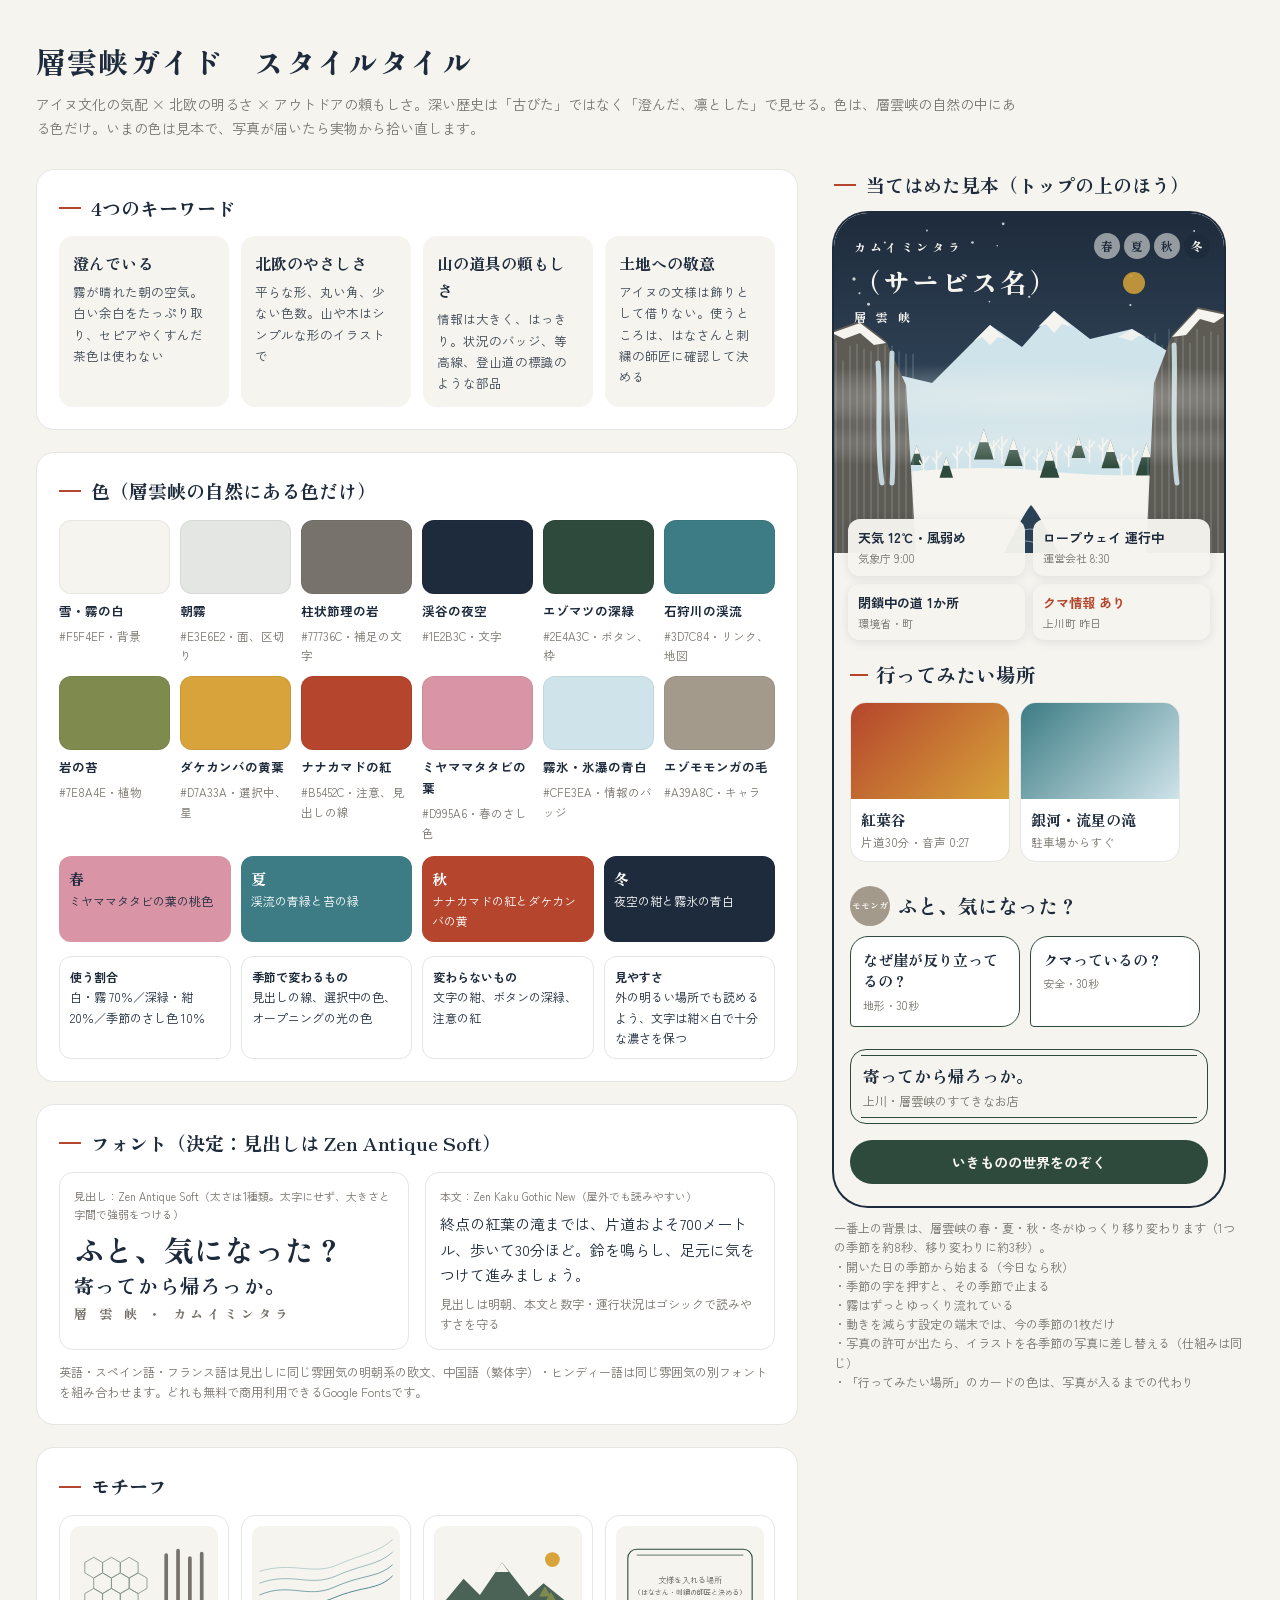
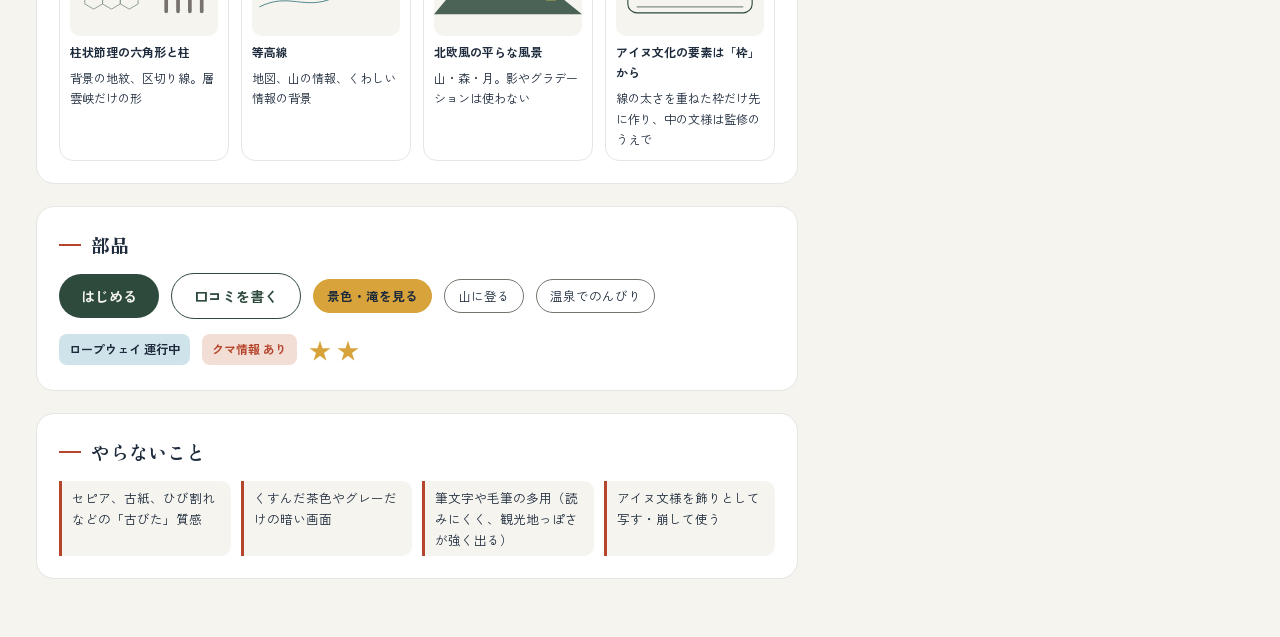
<file: wireframe/style.html>
<!doctype html>
<html lang="ja">
<head>
<meta charset="utf-8">
<meta name="viewport" content="width=device-width, initial-scale=1">
<title>層雲峡ガイド スタイルタイル</title>
<link rel="preconnect" href="https://fonts.googleapis.com">
<link rel="stylesheet" href="https://fonts.googleapis.com/css2?family=Zen+Antique+Soft&family=Zen+Kaku+Gothic+New:wght@400;500;700&display=swap">
<style>
/* Style tile: every color is named after something that exists in Sounkyo's nature. */
:root{
  --snow:#F5F4EF;      /* 雪・霧の白 */
  --mist:#E3E6E2;      /* 朝霧 */
  --tuff:#77736C;      /* 柱状節理の溶結凝灰岩 */
  --night:#1E2B3C;     /* 渓谷の夜空 */
  --spruce:#2E4A3C;    /* エゾマツ・トドマツの深緑 */
  --river:#3D7C84;     /* 石狩川の渓流 */
  --moss:#7E8A4E;      /* 岩の苔 */
  --birch:#D7A33A;     /* ダケカンバの黄葉 */
  --rowan:#B5452C;     /* ナナカマドの紅葉と実 */
  --matatabi:#D995A6;  /* ミヤママタタビの葉（花の時期） */
  --ice:#CFE3EA;       /* 霧氷・氷瀑の青白 */
  --momonga:#A39A8C;   /* エゾモモンガの毛 */
  --display:"Zen Antique Soft",serif;   /* 見出し（決定）。太さは1種類だけなので太字にしない */
  --display2:"Zen Antique Soft",serif;
  --body:"Zen Kaku Gothic New",system-ui,sans-serif;
}
*{box-sizing:border-box}
body{margin:0;padding:36px;background:var(--snow);color:var(--night);font-family:var(--body);font-size:14px;line-height:1.7}
h1{font-family:var(--display);font-weight:400;font-size:30px;margin:0;letter-spacing:.04em}
h2{font-family:var(--display);font-weight:400;font-size:19px;margin:0 0 12px;display:flex;align-items:center;gap:10px}
h2::before{content:"";width:22px;height:2px;background:var(--rowan)}
.lead{max-width:980px;margin:6px 0 28px;color:var(--tuff)}
.grid{display:grid;grid-template-columns:1fr 410px;gap:36px;align-items:start}
.block{background:#fff;border:1px solid var(--mist);border-radius:18px;padding:22px;margin-bottom:22px}
/* keywords */
.kw{display:grid;grid-template-columns:repeat(4,1fr);gap:12px}
.kw div{border-radius:14px;padding:14px;background:var(--snow)}
.kw b{font-family:var(--display);font-size:16px;display:block;margin-bottom:4px}
.kw p{margin:0;font-size:12.5px;color:#3b4652}
/* palette */
.pal{display:grid;grid-template-columns:repeat(6,1fr);gap:10px}
.sw{display:flex;flex-direction:column;gap:6px;font-size:11.5px}
.sw i{display:block;height:74px;border-radius:12px;border:1px solid rgba(0,0,0,.06)}
.sw b{font-size:12.5px}
.sw span{color:var(--tuff)}
.role{margin-top:14px;display:grid;grid-template-columns:repeat(4,1fr);gap:10px;font-size:12px}
.role div{border:1px solid var(--mist);border-radius:12px;padding:10px}
.season{display:grid;grid-template-columns:repeat(4,1fr);gap:10px;margin-top:12px}
.season div{border-radius:12px;padding:10px;color:#fff;font-size:12px}
.season b{display:block;font-family:var(--display);font-size:15px}
/* type */
.type{display:grid;grid-template-columns:1fr 1fr;gap:16px}
.type .s{border:1px solid var(--mist);border-radius:14px;padding:14px}
.type .s small{display:block;color:var(--tuff);font-size:11px;margin-bottom:6px}
.big{font-size:30px;line-height:1.3}
/* motifs */
.mot{display:grid;grid-template-columns:repeat(4,1fr);gap:12px}
.mot div{border:1px solid var(--mist);border-radius:14px;padding:10px;font-size:12px;display:flex;flex-direction:column;gap:6px}
.mot svg{width:100%;height:110px;display:block;background:var(--snow);border-radius:10px}
/* parts */
.parts{display:flex;flex-wrap:wrap;gap:12px;align-items:center}
.btn{font-family:var(--body);font-weight:700;border:0;border-radius:999px;padding:12px 22px;background:var(--spruce);color:var(--snow);font-size:14px}
.btn.line{background:transparent;color:var(--spruce);border:1.5px solid var(--spruce)}
.chip{border:1px solid var(--tuff);border-radius:999px;padding:5px 13px;font-size:12.5px}
.chip.on{background:var(--birch);border-color:var(--birch);color:var(--night);font-weight:700}
.badge{display:inline-flex;align-items:center;gap:6px;border-radius:8px;padding:5px 10px;font-size:12px;font-weight:700;background:var(--ice);color:var(--night)}
.badge.warn{background:#F3DED6;color:var(--rowan)}
.dont{display:grid;grid-template-columns:repeat(4,1fr);gap:10px;font-size:12.5px}
.dont div{border-left:3px solid var(--rowan);padding:6px 10px;background:var(--snow);border-radius:0 10px 10px 0}
/* phone sample */
.phone{width:390px;border-radius:34px;overflow:hidden;background:var(--snow);box-shadow:0 0 0 2px var(--night)}
.kw b,.season b,.pcard .t b{font-weight:400}
/* hero: the four seasons of Sounkyo slowly cross-fade (photos replace the illustrations later) */
.hero{height:340px;position:relative;overflow:hidden;background:var(--mist)}
.scene{position:absolute;inset:0;opacity:0;transform:scale(1.07);transition:opacity 3.2s cubic-bezier(.45,0,.25,1),transform 12s cubic-bezier(.3,0,.2,1)}
.scene.on{opacity:1;transform:scale(1)}
.scene svg{position:absolute;inset:0;width:100%;height:100%}
.scene .far{transition:transform 12s cubic-bezier(.3,0,.2,1);transform:translateX(-6px)}
.scene.on .far{transform:translateX(6px)}
.fog{position:absolute;left:-40%;width:180%;height:70px;top:150px;background:radial-gradient(closest-side,rgba(245,244,239,.42),rgba(245,244,239,0));animation:fog 46s linear infinite;pointer-events:none}
.fog.b{top:205px;height:50px;animation-duration:64s;animation-direction:reverse;opacity:.7}
@keyframes fog{from{transform:translateX(-12%)}50%{transform:translateX(12%)}to{transform:translateX(-12%)}}
.pt{position:absolute;top:-14px;pointer-events:none;animation:fall linear infinite}
@keyframes fall{0%{transform:translate(0,0) rotate(0)}50%{transform:translate(var(--sway),190px) rotate(160deg)}100%{transform:translate(0,380px) rotate(320deg)}}
.hero .ttl{position:absolute;left:20px;top:22px;color:var(--night);transition:color 3s}
.hero.dark .ttl{color:var(--snow)}
.hero .ttl b{font-family:var(--display);font-weight:400;font-size:27px;letter-spacing:.08em;display:block}
.hero .ttl span{font-family:var(--display2);font-size:12px;letter-spacing:.3em}
.sdots{position:absolute;right:14px;top:20px;display:flex;gap:4px}
.sdots button{font-family:var(--display);font-size:12px;width:26px;height:26px;border-radius:50%;border:0;background:rgba(245,244,239,.55);color:var(--night);cursor:pointer;transition:background 1.5s,color 1.5s}
.sdots button.on{background:var(--c);color:var(--snow)}
@media (prefers-reduced-motion:reduce){.scene,.scene .far{transition:opacity .6s}.scene{transform:none}.fog,.pt{animation:none;display:none}}
.info{position:relative;z-index:2;margin:-34px 14px 0;display:grid;grid-template-columns:1fr 1fr;gap:8px}
.info div{background:rgba(245,244,239,.96);box-shadow:0 2px 10px rgba(30,43,60,.10);border-radius:12px;padding:8px 10px;font-size:11px;color:var(--tuff)}
.info b{display:block;color:var(--night);font-size:13px}
.sec{padding:18px 16px 6px}
.sec h3{font-family:var(--display);font-size:20px;margin:0 0 10px;font-weight:400;display:flex;align-items:center;gap:8px}
.belt{display:flex;gap:10px;overflow:hidden}
.pcard{flex:0 0 160px;border-radius:16px;overflow:hidden;background:#fff;border:1px solid var(--mist)}
.pcard .img{height:96px}
.pcard .t{padding:8px 10px;font-size:11.5px;color:var(--tuff)}
.pcard .t b{display:block;font-family:var(--display);font-size:15px;color:var(--night)}
.qcard{flex:0 0 170px;background:#fff;border:1.5px solid var(--spruce);border-radius:18px 18px 18px 4px;padding:12px;font-family:var(--display);font-weight:400;font-size:15px;line-height:1.45}
.qcard small{display:block;font-family:var(--body);font-weight:400;font-size:11px;color:var(--tuff);margin-top:6px}
.momo{width:40px;height:40px;border-radius:50%;background:var(--momonga);color:var(--snow);display:flex;align-items:center;justify-content:center;font-size:9px;flex:none}
.frame{margin:16px;border:1.5px solid var(--spruce);border-radius:16px;padding:12px;position:relative}
.frame::before,.frame::after{content:"";position:absolute;left:10px;right:10px;height:0;border-top:1px solid var(--spruce)}
.frame::before{top:5px}.frame::after{bottom:5px}
@media (max-width:860px){body{padding:16px}.grid>div,.block{min-width:0}.block{padding:16px}.grid{grid-template-columns:1fr}.kw,.role,.season,.dont,.mot{grid-template-columns:1fr 1fr}.pal{grid-template-columns:repeat(3,1fr)}.type{grid-template-columns:1fr}.phone{width:100%;max-width:390px}}
</style>
</head>
<body>
<h1>層雲峡ガイド　スタイルタイル</h1>
<p class="lead">アイヌ文化の気配 × 北欧の明るさ × アウトドアの頼もしさ。深い歴史は「古びた」ではなく「澄んだ、凛とした」で見せる。色は、層雲峡の自然の中にある色だけ。いまの色は見本で、写真が届いたら実物から拾い直します。</p>

<div class="grid">
<div>

<div class="block"><h2>4つのキーワード</h2>
  <div class="kw">
    <div><b>澄んでいる</b><p>霧が晴れた朝の空気。白い余白をたっぷり取り、セピアやくすんだ茶色は使わない</p></div>
    <div><b>北欧のやさしさ</b><p>平らな形、丸い角、少ない色数。山や木はシンプルな形のイラストで</p></div>
    <div><b>山の道具の頼もしさ</b><p>情報は大きく、はっきり。状況のバッジ、等高線、登山道の標識のような部品</p></div>
    <div><b>土地への敬意</b><p>アイヌの文様は飾りとして借りない。使うところは、はなさんと刺繍の師匠に確認して決める</p></div>
  </div>
</div>

<div class="block"><h2>色（層雲峡の自然にある色だけ）</h2>
  <div class="pal">
    <div class="sw"><i style="background:var(--snow)"></i><b>雪・霧の白</b><span>#F5F4EF・背景</span></div>
    <div class="sw"><i style="background:var(--mist)"></i><b>朝霧</b><span>#E3E6E2・面、区切り</span></div>
    <div class="sw"><i style="background:var(--tuff)"></i><b>柱状節理の岩</b><span>#77736C・補足の文字</span></div>
    <div class="sw"><i style="background:var(--night)"></i><b>渓谷の夜空</b><span>#1E2B3C・文字</span></div>
    <div class="sw"><i style="background:var(--spruce)"></i><b>エゾマツの深緑</b><span>#2E4A3C・ボタン、枠</span></div>
    <div class="sw"><i style="background:var(--river)"></i><b>石狩川の渓流</b><span>#3D7C84・リンク、地図</span></div>
    <div class="sw"><i style="background:var(--moss)"></i><b>岩の苔</b><span>#7E8A4E・植物</span></div>
    <div class="sw"><i style="background:var(--birch)"></i><b>ダケカンバの黄葉</b><span>#D7A33A・選択中、星</span></div>
    <div class="sw"><i style="background:var(--rowan)"></i><b>ナナカマドの紅</b><span>#B5452C・注意、見出しの線</span></div>
    <div class="sw"><i style="background:var(--matatabi)"></i><b>ミヤママタタビの葉</b><span>#D995A6・春のさし色</span></div>
    <div class="sw"><i style="background:var(--ice)"></i><b>霧氷・氷瀑の青白</b><span>#CFE3EA・情報のバッジ</span></div>
    <div class="sw"><i style="background:var(--momonga)"></i><b>エゾモモンガの毛</b><span>#A39A8C・キャラ</span></div>
  </div>
  <div class="season">
    <div style="background:var(--matatabi);color:var(--night)"><b>春</b>ミヤママタタビの葉の桃色</div>
    <div style="background:var(--river)"><b>夏</b>渓流の青緑と苔の緑</div>
    <div style="background:var(--rowan)"><b>秋</b>ナナカマドの紅とダケカンバの黄</div>
    <div style="background:var(--night)"><b>冬</b>夜空の紺と霧氷の青白</div>
  </div>
  <div class="role">
    <div><b>使う割合</b><br>白・霧 70％／深緑・紺 20％／季節のさし色 10％</div>
    <div><b>季節で変わるもの</b><br>見出しの線、選択中の色、オープニングの光の色</div>
    <div><b>変わらないもの</b><br>文字の紺、ボタンの深緑、注意の紅</div>
    <div><b>見やすさ</b><br>外の明るい場所でも読めるよう、文字は紺×白で十分な濃さを保つ</div>
  </div>
</div>

<div class="block"><h2>フォント（決定：見出しは Zen Antique Soft）</h2>
  <div class="type">
    <div class="s"><small>見出し：Zen Antique Soft（太さは1種類。太字にせず、大きさと字間で強弱をつける）</small><div class="big" style="font-family:var(--display)">ふと、気になった？</div><div style="font-family:var(--display);font-size:20px;letter-spacing:.06em">寄ってから帰ろっか。</div><div style="font-family:var(--display);font-size:13px;letter-spacing:.3em;color:var(--tuff)">層 雲 峡 ・ カムイミンタラ</div></div>
    <div class="s"><small>本文：Zen Kaku Gothic New（屋外でも読みやすい）</small><div style="font-size:15px">終点の紅葉の滝までは、片道およそ700メートル、歩いて30分ほど。鈴を鳴らし、足元に気をつけて進みましょう。</div><div style="font-size:12px;color:var(--tuff);margin-top:6px">見出しは明朝、本文と数字・運行状況はゴシックで読みやすさを守る</div></div>
  </div>
  <p style="font-size:12px;color:var(--tuff);margin:12px 0 0">英語・スペイン語・フランス語は見出しに同じ雰囲気の明朝系の欧文、中国語（繁体字）・ヒンディー語は同じ雰囲気の別フォントを組み合わせます。どれも無料で商用利用できるGoogle Fontsです。</p>
</div>

<div class="block"><h2>モチーフ</h2>
  <div class="mot">
    <div><svg viewBox="0 0 200 110"><g fill="none" stroke="#2E4A3C" stroke-width="1.2" opacity=".55"><path d="M20 30l12-7 12 7v14l-12 7-12-7z"/><path d="M44 30l12-7 12 7v14l-12 7-12-7z"/><path d="M68 30l12-7 12 7v14l-12 7-12-7z"/><path d="M32 51l12-7 12 7v14l-12 7-12-7z"/><path d="M56 51l12-7 12 7v14l-12 7-12-7z"/><path d="M80 51l12-7 12 7v14l-12 7-12-7z"/><path d="M20 72l12-7 12 7v14l-12 7-12-7z"/><path d="M44 72l12-7 12 7v14l-12 7-12-7z"/><path d="M68 72l12-7 12 7v14l-12 7-12-7z"/></g><g stroke="#77736C" stroke-width="5" stroke-linecap="round"><path d="M130 20v76M146 14v82M162 24v72M178 18v78"/></g></svg><b>柱状節理の六角形と柱</b>背景の地紋、区切り線。層雲峡だけの形</div>
    <div><svg viewBox="0 0 200 110"><g fill="none" stroke="#3D7C84" stroke-width="1.2"><path d="M10 90C50 70 70 95 110 78s60-10 80-30"/><path d="M10 74C52 56 74 80 112 63s58-12 78-30" opacity=".75"/><path d="M10 58C54 42 78 64 114 48s56-14 76-32" opacity=".55"/><path d="M10 42C56 28 82 48 116 33s54-16 74-34" opacity=".35"/></g></svg><b>等高線</b>地図、山の情報、くわしい情報の背景</div>
    <div><svg viewBox="0 0 200 110"><path d="M0 100L40 52l22 22 30-44 36 46 20-18 52 42z" fill="#2E4A3C" opacity=".85"/><path d="M92 30l9 13h-18z" fill="#F5F4EF"/><path d="M150 62l-8 14h16zM158 70l-7 12h14z" fill="#7E8A4E"/><circle cx="160" cy="26" r="10" fill="#D7A33A"/></svg><b>北欧風の平らな風景</b>山・森・月。影やグラデーションは使わない</div>
    <div><svg viewBox="0 0 200 110"><rect x="16" y="12" width="168" height="86" rx="12" fill="none" stroke="#2E4A3C" stroke-width="1.5"/><path d="M28 20h144M28 90h144" stroke="#2E4A3C"/><text x="100" y="58" text-anchor="middle" font-size="11" fill="#77736C" font-family="Zen Kaku Gothic New">文様を入れる場所</text><text x="100" y="74" text-anchor="middle" font-size="9.5" fill="#77736C" font-family="Zen Kaku Gothic New">（はなさん・刺繍の師匠と決める）</text></svg><b>アイヌ文化の要素は「枠」から</b>線の太さを重ねた枠だけ先に作り、中の文様は監修のうえで</div>
  </div>
</div>

<div class="block"><h2>部品</h2>
  <div class="parts">
    <button class="btn">はじめる</button><button class="btn line">口コミを書く</button>
    <span class="chip on">景色・滝を見る</span><span class="chip">山に登る</span><span class="chip">温泉でのんびり</span>
    <span class="badge">ロープウェイ 運行中</span><span class="badge warn">クマ情報 あり</span>
    <span style="font-size:22px;letter-spacing:6px;color:var(--birch)">★★</span>
  </div>
</div>

<div class="block"><h2>やらないこと</h2>
  <div class="dont">
    <div>セピア、古紙、ひび割れなどの「古びた」質感</div>
    <div>くすんだ茶色やグレーだけの暗い画面</div>
    <div>筆文字や毛筆の多用（読みにくく、観光地っぽさが強く出る）</div>
    <div>アイヌ文様を飾りとして写す・崩して使う</div>
  </div>
</div>

</div>

<div>
  <h2>当てはめた見本（トップの上のほう）</h2>
  <div class="phone">
    <div class="hero" id="hero">
      <div id="scenes"></div>
      <div class="fog"></div><div class="fog b"></div>
      <div class="sdots" id="sdots"></div>
      <div class="ttl"><span>カムイミンタラ</span><b>（サービス名）</b><span>層 雲 峡</span></div>
    </div>
      <div class="info"><div><b>天気 12℃・風弱め</b>気象庁 9:00</div><div><b>ロープウェイ 運行中</b>運営会社 8:30</div><div><b>閉鎖中の道 1か所</b>環境省・町</div><div><b style="color:var(--rowan)">クマ情報 あり</b>上川町 昨日</div></div>
    <div class="sec"><h3><span style="width:18px;height:2px;background:var(--rowan);display:inline-block"></span>行ってみたい場所</h3>
      <div class="belt">
        <div class="pcard"><div class="img" style="background:linear-gradient(135deg,#B5452C,#D7A33A)"></div><div class="t"><b>紅葉谷</b>片道30分・音声 0:27</div></div>
        <div class="pcard"><div class="img" style="background:linear-gradient(135deg,#3D7C84,#CFE3EA)"></div><div class="t"><b>銀河・流星の滝</b>駐車場からすぐ</div></div>
      </div></div>
    <div class="sec"><h3><div class="momo">モモンガ</div>ふと、気になった？</h3>
      <div class="belt">
        <div class="qcard">なぜ崖が反り立ってるの？<small>地形・30秒</small></div>
        <div class="qcard">クマっているの？<small>安全・30秒</small></div>
      </div></div>
    <div class="frame"><div style="font-family:var(--display);font-weight:400;font-size:17px">寄ってから帰ろっか。</div><div style="font-size:12px;color:var(--tuff)">上川・層雲峡のすてきなお店</div></div>
    <div style="padding:0 16px 22px"><button class="btn" style="width:100%">いきものの世界をのぞく</button></div>
  </div>
  <p style="font-size:12px;color:var(--tuff);line-height:1.6">一番上の背景は、層雲峡の春・夏・秋・冬がゆっくり移り変わります（1つの季節を約8秒、移り変わりに約3秒）。<br>・開いた日の季節から始まる（今日なら秋）<br>・季節の字を押すと、その季節で止まる<br>・霧はずっとゆっくり流れている<br>・動きを減らす設定の端末では、今の季節の1枚だけ<br>・写真の許可が出たら、イラストを各季節の写真に差し替える（仕組みは同じ）<br>・「行ってみたい場所」のカードの色は、写真が入るまでの代わり</p>
</div>
</div>
<script>
/* Four seasons of Sounkyo, drawn only with the palette colors. */
const P={snow:'#F5F4EF',mist:'#E3E6E2',tuff:'#77736C',night:'#1E2B3C',spruce:'#2E4A3C',river:'#3D7C84',moss:'#7E8A4E',birch:'#D7A33A',rowan:'#B5452C',matatabi:'#D995A6',ice:'#CFE3EA'};
const SEASONS=[
 {k:'spring',n:'春',c:P.matatabi,dark:false,sky:[P.ice,P.snow],far:'#9AAFAE',cap:1,cliff:P.tuff,hill:P.moss,hill2:'#96A06A',crowns:[P.moss,'#9BA868',P.matatabi,P.snow],river:P.river,pt:{n:14,col:[P.matatabi,P.snow],shape:'petal'}},
 {k:'summer',n:'夏',c:P.river,dark:false,sky:['#A9CBD2',P.mist],far:'#6F8D88',cap:.25,cliff:'#6C6962',hill:P.spruce,hill2:P.moss,crowns:[P.moss,'#5F7A4A',P.spruce],river:P.river,pt:{n:0}},
 {k:'autumn',n:'秋',c:P.rowan,dark:false,sky:[P.ice,P.snow],far:P.tuff,cap:.45,cliff:P.tuff,hill:'#9C5A2E',hill2:P.birch,crowns:[P.rowan,P.birch,P.birch,P.rowan,P.moss],river:P.river,pt:{n:16,col:[P.rowan,P.birch],shape:'leaf'}},
 {k:'winter',n:'冬',c:P.night,dark:true,sky:[P.night,'#3F5A6E'],far:P.ice,cap:1,cliff:'#5E5B55',hill:P.snow,hill2:P.ice,crowns:null,river:'#2B4256',pt:{n:26,col:[P.snow],shape:'snow'}}
];
function rnd(i){const x=Math.sin(i*99.13)*43758.5;return x-Math.floor(x)}
function svg(S,idx){
 let t='';
 // trees on the forest hill: Nordic flat spruce + round-crowned broadleaf (birch, maple)
 for(let i=0;i<22;i++){
  const x=78+i*11+rnd(i+idx)*6, y=252+Math.sin(i*.7)*8+rnd(i*3)*6, h=20+rnd(i*7)*14;
  if(i%3===0){ // spruce
   t+=`<path d="M${x} ${y-h}l${h*.32} ${h}h${-h*.64}z" fill="${P.spruce}"/>`;
   if(S.k==='winter') t+=`<path d="M${x} ${y-h}l${h*.14} ${h*.44}h${-h*.28}z" fill="${P.snow}"/>`;
  } else if(S.crowns){
   const c=S.crowns[i%S.crowns.length], r=6+rnd(i*5)*5;
   t+=`<rect x="${x-.8}" y="${y-r}" width="1.6" height="${r+2}" fill="${S.k==='autumn'?P.snow:P.tuff}"/><circle cx="${x}" cy="${y-r-2}" r="${r}" fill="${c}"/>`;
  } else { // winter: bare birch, white trunks
   t+=`<path d="M${x} ${y}v-${h*.8}M${x} ${y-h*.5}l5 -7M${x} ${y-h*.35}l-4 -6" stroke="${P.snow}" stroke-width="1.6" stroke-linecap="round"/>`;
  }
 }
 const cols=(x0,x1,top,col)=>{let o='';for(let x=x0;x<x1;x+=7)o+=`<path d="M${x} 340V${top+rnd(x)*20}" stroke="${col}" stroke-width="1" opacity=".3"/>`;return o};
 const ice=S.k==='winter'?`<path d="M44 150c3 40-2 80 4 120M58 140c-2 50 3 90 0 130M340 132c2 46-3 92 3 138" stroke="${P.ice}" stroke-width="5" stroke-linecap="round" opacity=".9"/>`:'';
 const stars=S.k==='winter'?[...Array(14)].map((_,i)=>`<circle cx="${20+rnd(i)*350}" cy="${10+rnd(i+40)*90}" r="${.7+rnd(i+9)}" fill="${P.snow}" opacity=".8"/>`).join('')+`<circle cx="300" cy="70" r="11" fill="${P.birch}" opacity=".85"/>`:'';
 const sun=S.k==='summer'?`<circle cx="300" cy="72" r="14" fill="${P.snow}" opacity=".9"/>`:'';
 const capO=S.cap;
 return `<svg viewBox="0 0 390 340" preserveAspectRatio="xMidYMid slice"><defs><linearGradient id="g${idx}" x1="0" y1="0" x2="0" y2="1"><stop offset="0" stop-color="${S.sky[0]}"/><stop offset="1" stop-color="${S.sky[1]}"/></linearGradient></defs>
 <rect width="390" height="340" fill="url(#g${idx})"/>${stars}${sun}
 <g class="far"><path d="M-10 196L50 160 92 170 150 112 182 134 214 98 250 126 292 116 340 146 400 136V300H-10z" fill="${S.far}"/>
 <path d="M134 128L150 112 166 126 158 124 150 132 142 124zM198 114L214 98 232 114 222 111 214 120 206 111z" fill="${P.snow}" opacity="${capO}"/>
 <path d="M278 124L292 116 306 124 298 123 292 128z" fill="${P.snow}" opacity="${capO*.8}"/></g>
 <path d="M-10 340V258Q90 232 200 240T400 236V340z" fill="${S.hill2}"/>
 <path d="M-10 340V270Q120 248 210 258T400 254V340z" fill="${S.hill}"/>
 ${t}
 <path d="M170 340Q190 300 197 292Q206 302 224 340z" fill="${S.river}"/>
 <path d="M188 318q8-4 16 0M180 330q10-4 22 0" stroke="${S.k==='winter'?P.ice:P.snow}" stroke-width="1" fill="none" opacity=".6"/>
 <path d="M-2 340V118L26 108 52 128 72 172 82 340z" fill="${S.cliff}"/>${cols(2,80,128,S.k==='winter'?P.ice:P.night)}
 <path d="M392 340V100L364 94 338 122 320 170 312 340z" fill="${S.cliff}"/>${cols(314,392,112,S.k==='winter'?P.ice:P.night)}
 ${S.k==='winter'?`<path d="M-2 120L26 110 52 130 40 132 26 120 10 126zM392 102L364 96 338 124 352 122 366 106 380 110z" fill="${P.snow}"/>`:''}
 ${ice}</svg>`;
}
function particles(S){
 let h='';
 for(let i=0;i<S.pt.n;i++){
  const col=S.pt.col[i%S.pt.col.length], left=rnd(i+3)*100, dur=9+rnd(i+11)*9, del=-rnd(i+17)*dur, sway=(rnd(i+23)*40-20)+'px';
  const shape=S.pt.shape==='snow'?`width:${2+rnd(i)*3}px;height:${2+rnd(i)*3}px;border-radius:50%;background:${col};opacity:.85`
   :S.pt.shape==='petal'?`width:6px;height:4px;border-radius:60% 40% 60% 40%;background:${col};opacity:.85`
   :`width:7px;height:5px;border-radius:0 80% 0 80%;background:${col};opacity:.9`;
  h+=`<i class="pt" style="left:${left}%;animation-duration:${dur}s;animation-delay:${del}s;--sway:${sway};${shape}"></i>`;
 }
 return h;
}
const scenes=document.getElementById('scenes'), dots=document.getElementById('sdots'), hero=document.getElementById('hero');
SEASONS.forEach((S,i)=>{
 const d=document.createElement('div');d.className='scene';d.innerHTML=svg(S,i)+particles(S);scenes.appendChild(d);
 const b=document.createElement('button');b.textContent=S.n;b.style.setProperty('--c',S.c);b.onclick=()=>{held=true;show(i)};dots.appendChild(b);
});
const m=new Date().getMonth()+1;  // 5-6 spring, 7-8 summer, 9-10 autumn, 11-4 winter
let cur=m>=5&&m<=6?0:m>=7&&m<=8?1:m>=9&&m<=10?2:3, held=false;
function show(i){cur=i;[...scenes.children].forEach((e,j)=>e.classList.toggle('on',j===i));[...dots.children].forEach((e,j)=>e.classList.toggle('on',j===i));hero.classList.toggle('dark',SEASONS[i].dark)}
show(cur);
const reduce=matchMedia('(prefers-reduced-motion: reduce)').matches;
if(!reduce) setInterval(()=>{if(!held)show((cur+1)%4)},11000);
</script>
</body>
</html>
</file>
